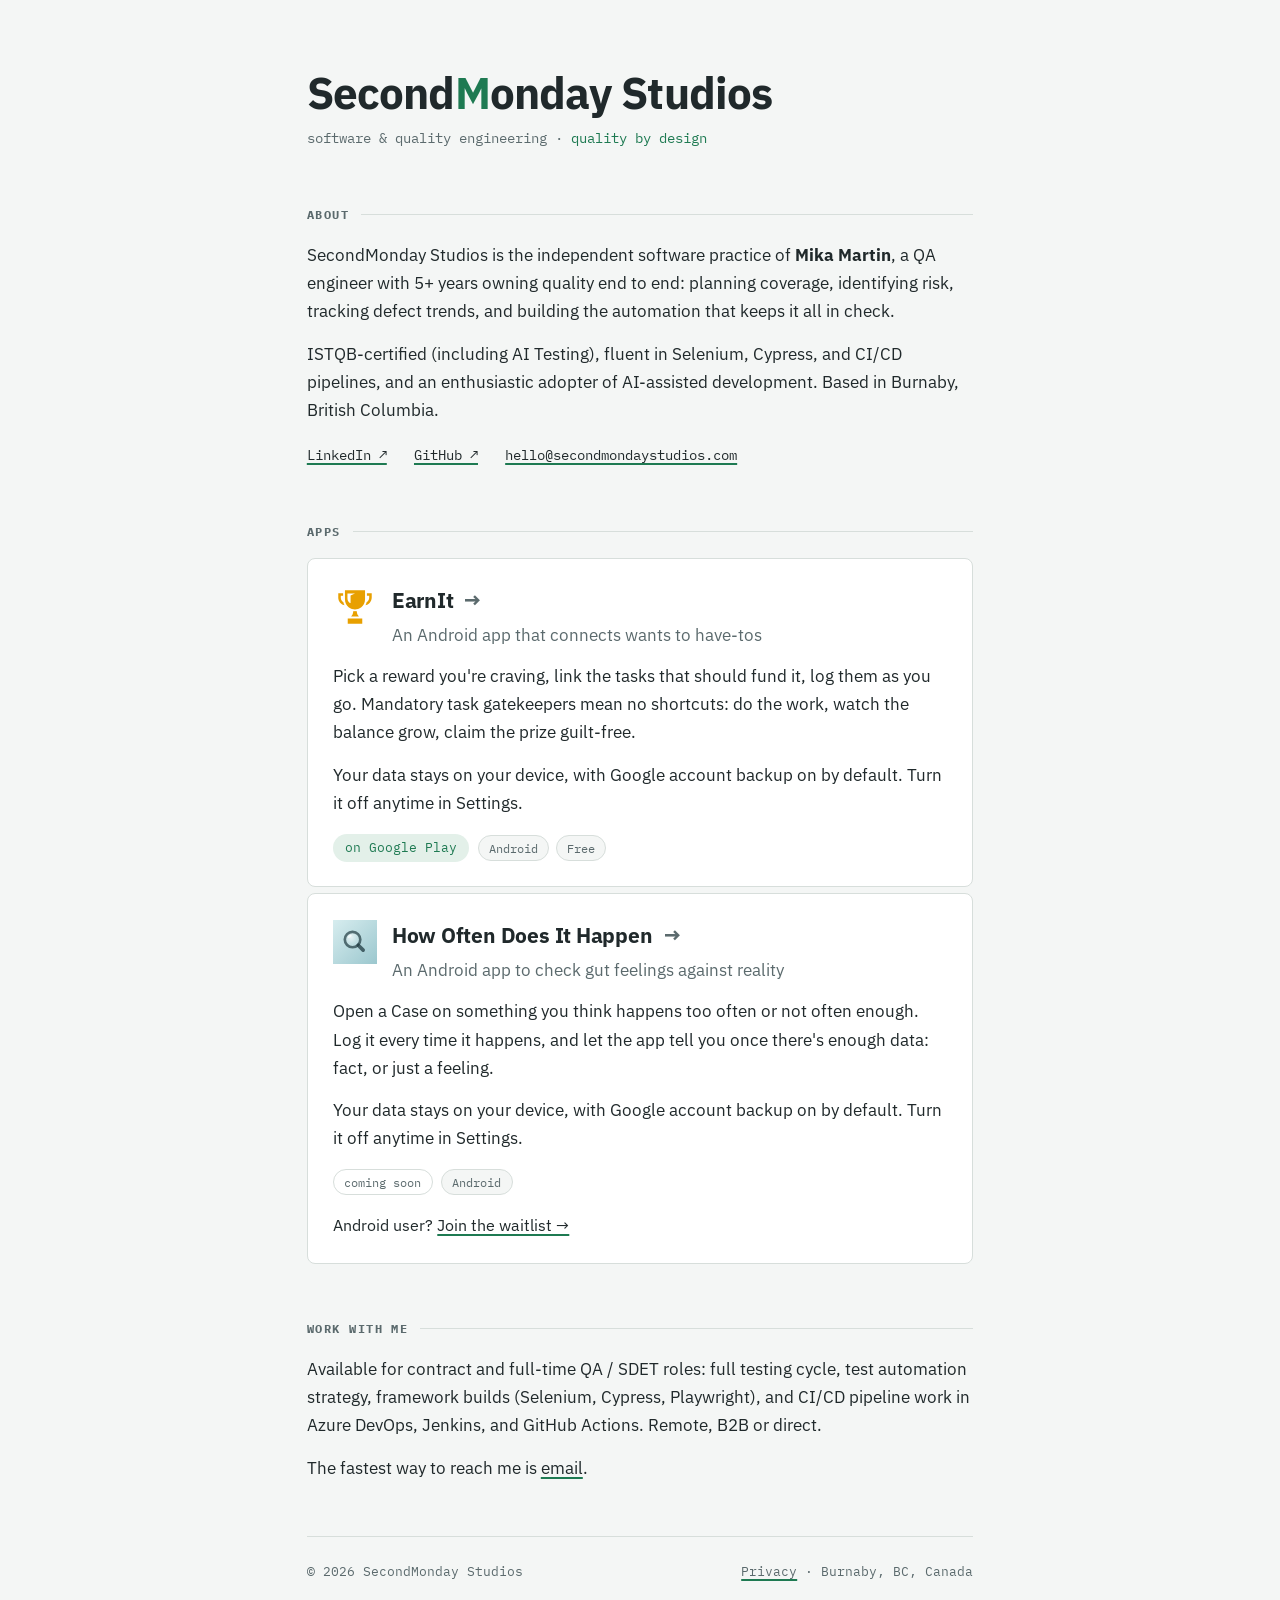
<file: index.html>
<!DOCTYPE html>
<html lang="en">
<head>
<meta charset="UTF-8">
<meta name="viewport" content="width=device-width, initial-scale=1.0">
<title>SecondMonday Studios · software & quality engineering</title>
<meta name="description" content="SecondMonday Studios is the independent software practice of Mika Martin: QA engineering, test automation, and small useful apps. Burnaby, BC.">
<link rel="preconnect" href="https://fonts.googleapis.com">
<link rel="preconnect" href="https://fonts.gstatic.com" crossorigin>
<link href="https://fonts.googleapis.com/css2?family=IBM+Plex+Mono:wght@400;500&family=IBM+Plex+Sans:wght@400;600;700&display=swap" rel="stylesheet">
<link rel="stylesheet" href="styles.css">
<style>
  /* ---------- header / wordmark ---------- */
  .wordmark{font-weight:700;font-size:clamp(1.9rem,5.5vw,2.6rem);letter-spacing:-0.02em;line-height:1.15;margin-bottom:.5rem}
  .wordmark .mark{color:var(--pass)}
  .strapline{font-family:"IBM Plex Mono",monospace;font-size:.8rem;color:var(--ink-soft);margin-bottom:3.2rem}
  .strapline em{font-style:normal;color:var(--pass)}

  /* ---------- sections ---------- */
  section{margin-bottom:3.2rem}
  .eyebrow{
    font-family:"IBM Plex Mono",monospace;font-size:.72rem;letter-spacing:.12em;
    text-transform:uppercase;color:var(--ink-soft);
    display:flex;align-items:center;gap:.7rem;margin-bottom:1rem;
  }
  .eyebrow::after{content:"";height:1px;background:var(--line);flex:1}
  .links{margin-top:1.1rem;display:flex;flex-wrap:wrap;gap:.6rem 1.6rem;font-size:.95rem}
  .links a{font-family:"IBM Plex Mono",monospace;font-size:.85rem}

  /* ---------- app card ---------- */
  .app{
    background:#fff;border:1px solid var(--line);border-radius:8px;
    padding:1.4rem 1.5rem;margin-top:.4rem;
    transition:border-color .18s ease,box-shadow .18s ease;
  }
  .app:has(.app-link:hover),.app:has(.app-link:focus-visible){
    border-color:var(--pass);box-shadow:0 4px 16px rgba(0,0,0,.07);
  }
  .app-link{display:block;color:inherit;text-decoration:none}
  .app-link:hover,.app-link:focus-visible{color:inherit}
  .app h3{font-size:1.25rem;font-weight:700;letter-spacing:-0.01em;margin:0}
  .app h3 .arrow{display:inline-block;margin-left:.3rem;color:var(--ink-soft);transition:transform .18s ease,color .18s ease}
  .app-link:hover h3,.app-link:focus-visible h3{color:var(--pass)}
  .app-link:hover h3 .arrow,.app-link:focus-visible h3 .arrow{transform:translateX(4px);color:var(--pass)}
  .app .tagline{color:var(--ink-soft);margin-top:.15rem}
  .app .body{margin-top:.8rem}
  .app .meta-row{margin-top:1rem}
  .app .tag{background:var(--paper)}
  .app .cta{margin-top:1rem;font-size:.95rem}
  .app-head{display:flex;align-items:flex-start;gap:.85rem}
  .app-icon{width:44px;height:44px;flex-shrink:0;margin-top:.1rem}
</style>
<link rel="icon" href="/favicon.ico" sizes="any">
<link rel="icon" href="/icons/favicon.svg" type="image/svg+xml">
<link rel="apple-touch-icon" href="/icons/apple-touch-icon.png">
<link rel="manifest" href="/icons/site.webmanifest">
<meta name="theme-color" content="#ffffff">
</head>
<body>
<main>

  <header>
    <h1 class="wordmark">Second<span class="mark">M</span>onday Studios</h1>
    <p class="strapline">software &amp; quality engineering · <em>quality by design</em></p>
  </header>

  <section id="about">
    <h2 class="eyebrow">About</h2>
    <p>SecondMonday Studios is the independent software practice of <strong>Mika Martin</strong>, a QA engineer with 5+ years owning quality end to end: planning coverage, identifying risk, tracking defect trends, and building the automation that keeps it all in check.</p>
    <p>ISTQB-certified (including AI Testing), fluent in Selenium, Cypress, and CI/CD pipelines, and an enthusiastic adopter of AI-assisted development. Based in Burnaby, British&nbsp;Columbia.</p>
    <div class="links">
      <a href="https://www.linkedin.com/in/mikamartin/">LinkedIn ↗</a>
      <a href="https://github.com/mikamartin">GitHub ↗</a>
      <a href="mailto:hello@secondmondaystudios.com">hello@secondmondaystudios.com</a>
    </div>
  </section>

  <section id="apps">
    <h2 class="eyebrow">Apps</h2>
    <div class="app">
      <a class="app-link" href="earnit/index.html">
        <div class="app-head">
          <img class="app-icon" src="earnit/icon.svg" alt="">
          <div>
            <h3>EarnIt <span class="arrow">→</span></h3>
            <p class="tagline">An Android app that connects wants to have-tos</p>
          </div>
        </div>
        <p class="body">Pick a reward you're craving, link the tasks that should fund it, log them as you go. Mandatory task gatekeepers mean no shortcuts: do the work, watch the balance grow, claim the prize guilt-free.</p>
        <p>Your data stays on your device, with Google account backup on by default. Turn it off anytime in Settings.</p>
      </a>
      <div class="meta-row">
        <a class="status" href="https://play.google.com/store/apps/details?id=com.secondmonday.earnit&hl=en">on Google Play</a>
        <div class="tags"><span class="tag">Android</span><span class="tag">Free</span></div>
      </div>
    </div>
    <div class="app">
      <a class="app-link" href="hodih/index.html">
        <div class="app-head">
          <img class="app-icon" src="hodih/icon.svg" alt="">
          <div>
            <h3>How Often Does It Happen <span class="arrow">→</span></h3>
            <p class="tagline">An Android app to check gut feelings against reality</p>
          </div>
        </div>
        <p class="body">Open a Case on something you think happens too often or not often enough. Log it every time it happens, and let the app tell you once there's enough data: fact, or just a feeling.</p>
        <p>Your data stays on your device, with Google account backup on by default. Turn it off anytime in Settings.</p>
        <div class="meta-row">
          <span class="status status-soon">coming soon</span>
          <div class="tags"><span class="tag">Android</span></div>
        </div>
      </a>
      <p class="cta">Android user? <a href="mailto:hello@secondmondaystudios.com?subject=HODIH%20early%20access">Join the waitlist →</a></p>
    </div>
  </section>

  <section id="work">
    <h2 class="eyebrow">Work with me</h2>
    <p>Available for contract and full-time QA / SDET roles: full testing cycle, test automation strategy, framework builds (Selenium, Cypress, Playwright), and CI/CD pipeline work in Azure DevOps, Jenkins, and GitHub Actions. Remote, B2B or direct.</p>
    <p>The fastest way to reach me is <a href="mailto:hello@secondmondaystudios.com">email</a>.</p>
  </section>

  <footer>
    <span>© 2026 SecondMonday Studios</span>
    <span><a href="privacy.html">Privacy</a> · Burnaby, BC, Canada</span>
  </footer>

</main>
</body>
</html>
</file>
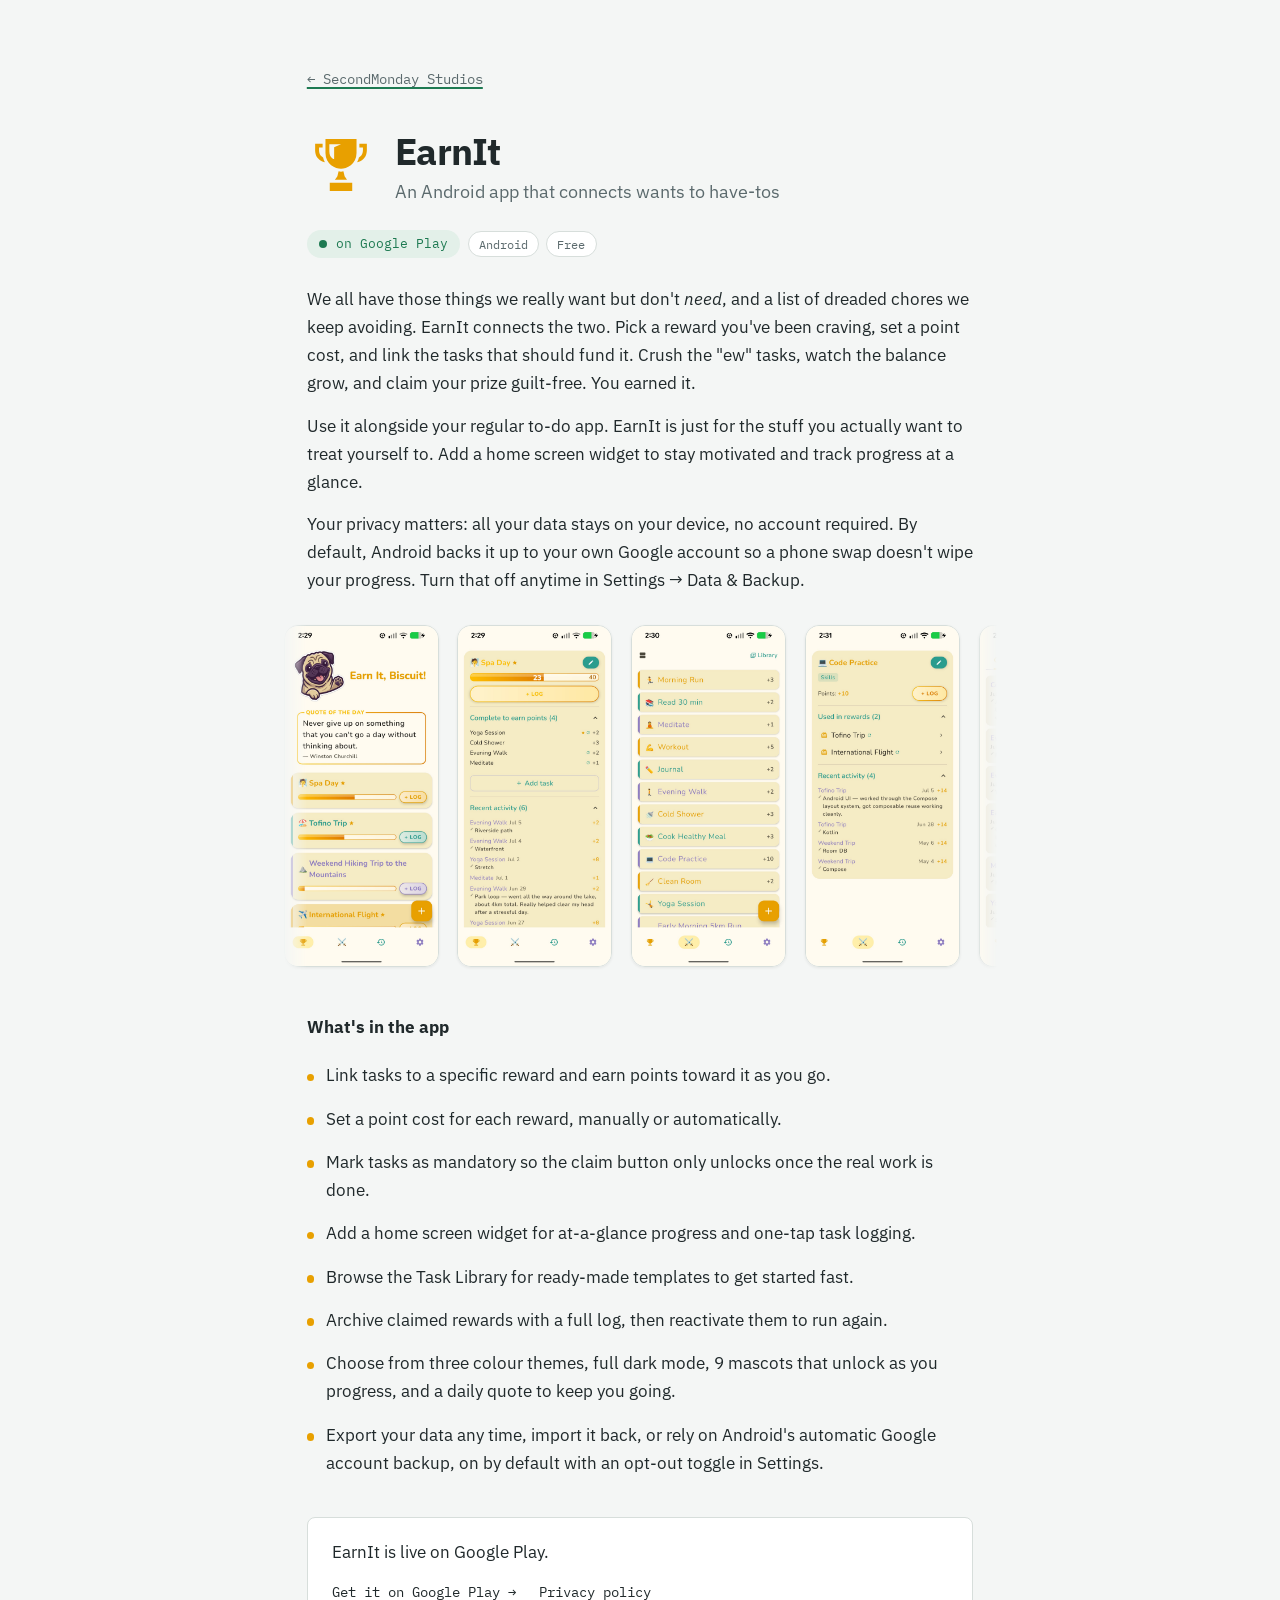
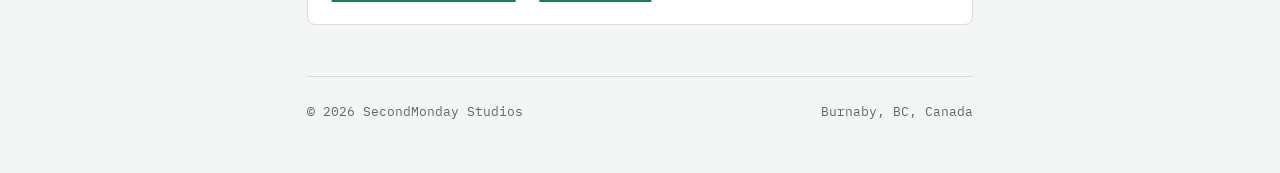
<file: earnit/index.html>
<!DOCTYPE html>
<html lang="en">
<head>
<meta charset="UTF-8">
<meta name="viewport" content="width=device-width, initial-scale=1.0">
<title>EarnIt · SecondMonday Studios</title>
<meta name="description" content="EarnIt for Android: earn the things you want (but don't need) by crushing the tasks you've been putting off. Your data stays on your device.">
<link rel="preconnect" href="https://fonts.googleapis.com">
<link rel="preconnect" href="https://fonts.gstatic.com" crossorigin>
<link href="https://fonts.googleapis.com/css2?family=IBM+Plex+Mono:wght@400;500&family=IBM+Plex+Sans:wght@400;600;700&display=swap" rel="stylesheet">
<link rel="stylesheet" href="../styles.css">
<style>
  :root{--accent:#E8A000}
  .app-header{margin-bottom:1.4rem}
  .app-header h1{font-weight:700;font-size:clamp(1.7rem,4.8vw,2.2rem);letter-spacing:-0.02em;line-height:1.1;margin-bottom:.25rem}
  .tagline{font-size:1.05rem;color:var(--ink-soft)}
  .meta-row{margin-bottom:1.6rem}
  .section-label{margin-top:1.4rem}
</style>
<link rel="icon" href="/favicon.ico" sizes="any">
<link rel="icon" href="/icons/favicon.svg" type="image/svg+xml">
<link rel="apple-touch-icon" href="/icons/apple-touch-icon.png">
<link rel="manifest" href="/icons/site.webmanifest">
<meta name="theme-color" content="#ffffff">
</head>
<body>
<main>
  <nav class="crumb"><a href="../index.html">← SecondMonday Studios</a></nav>

  <div class="app-header">
    <img src="icon.svg" alt="">
    <div>
      <h1>EarnIt</h1>
      <p class="tagline">An Android app that connects wants to have-tos</p>
    </div>
  </div>

  <div class="meta-row">
    <span class="status">on Google Play</span>
    <div class="tags"><span class="tag">Android</span><span class="tag">Free</span></div>
  </div>

  <p>We all have those things we really want but don't <em>need</em>, and a list of dreaded chores we keep avoiding. EarnIt connects the two. Pick a reward you've been craving, set a point cost, and link the tasks that should fund it. Crush the "ew" tasks, watch the balance grow, and claim your prize guilt-free. You earned it.</p>
  <p>Use it alongside your regular to-do app. EarnIt is just for the stuff you actually want to treat yourself to. Add a home screen widget to stay motivated and track progress at a glance.</p>
  <p>Your privacy matters: all your data stays on your device, no account required. By default, Android backs it up to your own Google account so a phone swap doesn't wipe your progress. Turn that off anytime in Settings → Data &amp; Backup.</p>

  <div class="screenshots">
    <a href="screenshots/01-home.jpg" target="_blank" rel="noopener"><img src="screenshots/01-home.jpg" alt="Dashboard listing rewards like Spa Day and Tofino Trip, each with a progress bar and Log button"></a>
    <a href="screenshots/02-reward-detail.jpg" target="_blank" rel="noopener"><img src="screenshots/02-reward-detail.jpg" alt="Spa Day reward detail showing point progress, linked tasks, and recent activity"></a>
    <a href="screenshots/03-tasks.jpg" target="_blank" rel="noopener"><img src="screenshots/03-tasks.jpg" alt="Task library with entries like Morning Run, Workout, and Code Practice, each worth points"></a>
    <a href="screenshots/04-task-detail.jpg" target="_blank" rel="noopener"><img src="screenshots/04-task-detail.jpg" alt="Code Practice task detail showing which rewards it funds and its activity history"></a>
    <a href="screenshots/05-history.jpg" target="_blank" rel="noopener"><img src="screenshots/05-history.jpg" alt="History view of completed tasks with notes and points earned"></a>
    <a href="screenshots/06-settings.jpg" target="_blank" rel="noopener"><img src="screenshots/06-settings.jpg" alt="Settings screen with mascot name, colour theme, and reward limits"></a>
    <a href="screenshots/07-widget.jpg" target="_blank" rel="noopener"><img src="screenshots/07-widget.jpg" alt="Home screen widget showing reward progress at a glance"></a>
  </div>

  <p class="section-label"><strong>What's in the app</strong></p>
  <ul class="features">
    <li>Link tasks to a specific reward and earn points toward it as you go.</li>
    <li>Set a point cost for each reward, manually or automatically.</li>
    <li>Mark tasks as mandatory so the claim button only unlocks once the real work is done.</li>
    <li>Add a home screen widget for at-a-glance progress and one-tap task logging.</li>
    <li>Browse the Task Library for ready-made templates to get started fast.</li>
    <li>Archive claimed rewards with a full log, then reactivate them to run again.</li>
    <li>Choose from three colour themes, full dark mode, 9 mascots that unlock as you progress, and a daily quote to keep you going.</li>
    <li>Export your data any time, import it back, or rely on Android's automatic Google account backup, on by default with an opt-out toggle in Settings.</li>
  </ul>

  <div class="cta-block">
    <p>EarnIt is live on Google Play.</p>
    <div class="cta-links">
      <a href="https://play.google.com/store/apps/details?id=com.secondmonday.earnit&hl=en">Get it on Google Play →</a>
      <a href="../privacy/earnit.html">Privacy policy</a>
    </div>
  </div>

  <footer>
    <span>© 2026 SecondMonday Studios</span>
    <span>Burnaby, BC, Canada</span>
  </footer>
</main>
</body>
</html>
</file>
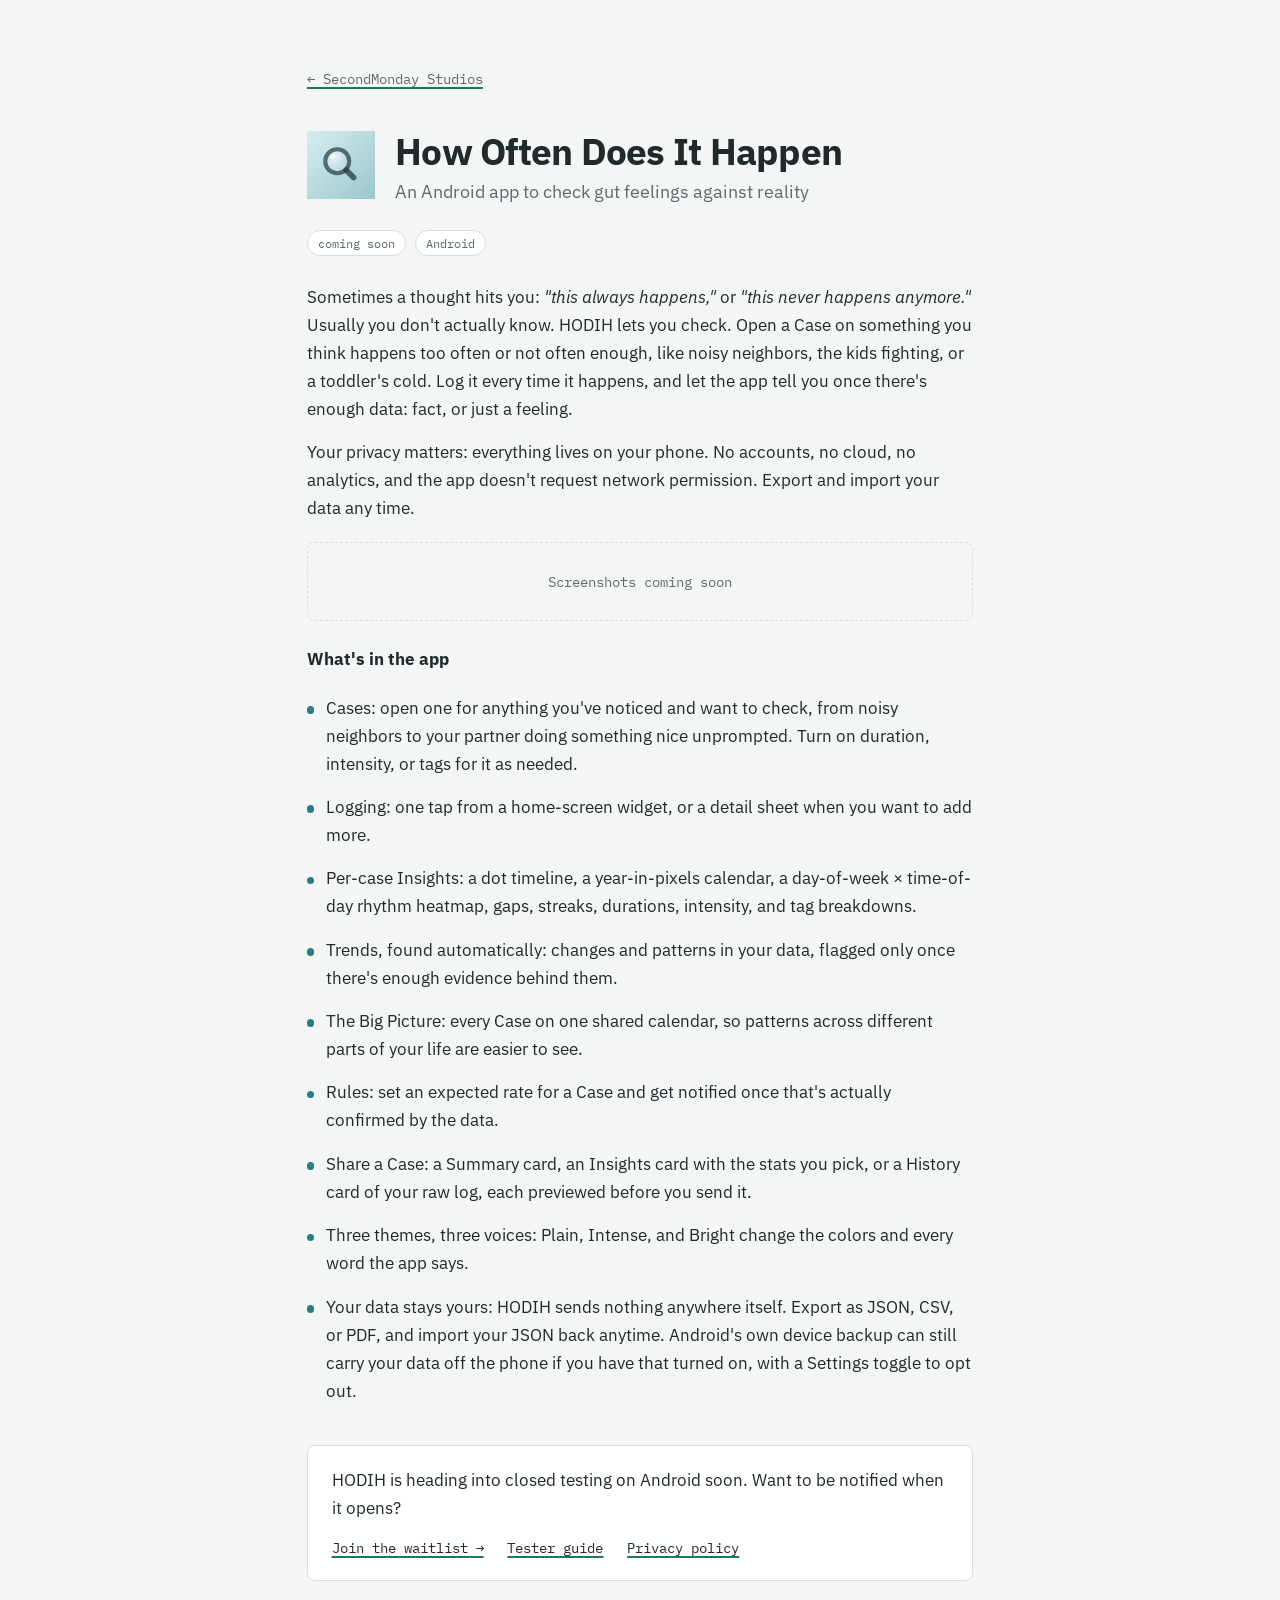
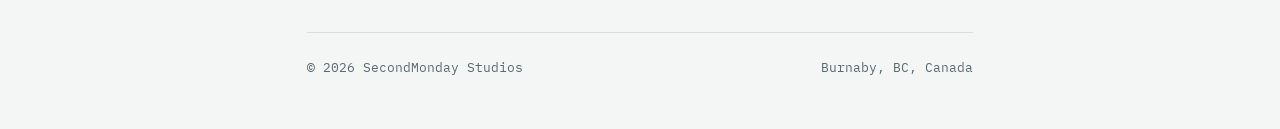
<file: hodih/index.html>
<!DOCTYPE html>
<html lang="en">
<head>
<meta charset="UTF-8">
<meta name="viewport" content="width=device-width, initial-scale=1.0">
<title>HODIH · SecondMonday Studios</title>
<meta name="description" content="HODIH for Android: check whether 'this always happens' is actually true. Log occurrences, set a Rule, see what the data says. Local-only, no accounts, no cloud.">
<link rel="preconnect" href="https://fonts.googleapis.com">
<link rel="preconnect" href="https://fonts.gstatic.com" crossorigin>
<link href="https://fonts.googleapis.com/css2?family=IBM+Plex+Mono:wght@400;500&family=IBM+Plex+Sans:wght@400;600;700&display=swap" rel="stylesheet">
<link rel="stylesheet" href="../styles.css">
<style>
  :root{--accent:#2C7A85}
  .app-header{margin-bottom:1.4rem}
  .app-header h1{font-weight:700;font-size:clamp(1.7rem,4.8vw,2.2rem);letter-spacing:-0.02em;line-height:1.1;margin-bottom:.25rem}
  .tagline{font-size:1.05rem;color:var(--ink-soft)}
  .meta-row{margin-bottom:1.6rem}
  .section-label{margin-top:1.4rem}
</style>
<link rel="icon" href="/favicon.ico" sizes="any">
<link rel="icon" href="/icons/favicon.svg" type="image/svg+xml">
<link rel="apple-touch-icon" href="/icons/apple-touch-icon.png">
<link rel="manifest" href="/icons/site.webmanifest">
<meta name="theme-color" content="#ffffff">
</head>
<body>
<main>
  <nav class="crumb"><a href="../index.html">← SecondMonday Studios</a></nav>

  <div class="app-header">
    <img src="icon.svg" alt="">
    <div>
      <h1>How Often Does It Happen</h1>
      <p class="tagline">An Android app to check gut feelings against reality</p>
    </div>
  </div>

  <div class="meta-row">
    <span class="status status-soon">coming soon</span>
    <div class="tags"><span class="tag">Android</span></div>
  </div>

  <p>Sometimes a thought hits you: <em>"this always happens,"</em> or <em>"this never happens anymore."</em> Usually you don't actually know. HODIH lets you check. Open a Case on something you think happens too often or not often enough, like noisy neighbors, the kids fighting, or a toddler's cold. Log it every time it happens, and let the app tell you once there's enough data: fact, or just a feeling.</p>
  <p>Your privacy matters: everything lives on your phone. No accounts, no cloud, no analytics, and the app doesn't request network permission. Export and import your data any time.</p>

  <div class="screenshots-soon">Screenshots coming soon</div>
  <!-- TODO: once real screenshots exist (one per theme: Plain / Intense / Bright), remove
       .screenshots-soon above and drop this in instead, matching earnit/index.html's pattern:
  <div class="screenshots">
    <a href="screenshots/01-home.jpg" target="_blank" rel="noopener"><img src="screenshots/01-home.jpg" alt="..."></a>
    <a href="screenshots/02-case-detail.jpg" target="_blank" rel="noopener"><img src="screenshots/02-case-detail.jpg" alt="..."></a>
    <a href="screenshots/03-big-picture.jpg" target="_blank" rel="noopener"><img src="screenshots/03-big-picture.jpg" alt="..."></a>
    <a href="screenshots/04-insights.jpg" target="_blank" rel="noopener"><img src="screenshots/04-insights.jpg" alt="..."></a>
    <a href="screenshots/05-widget.jpg" target="_blank" rel="noopener"><img src="screenshots/05-widget.jpg" alt="..."></a>
  </div>
  -->

  <p class="section-label"><strong>What's in the app</strong></p>
  <ul class="features">
    <li>Cases: open one for anything you've noticed and want to check, from noisy neighbors to your partner doing something nice unprompted. Turn on duration, intensity, or tags for it as needed.</li>
    <li>Logging: one tap from a home-screen widget, or a detail sheet when you want to add more.</li>
    <li>Per-case Insights: a dot timeline, a year-in-pixels calendar, a day-of-week × time-of-day rhythm heatmap, gaps, streaks, durations, intensity, and tag breakdowns.</li>
    <li>Trends, found automatically: changes and patterns in your data, flagged only once there's enough evidence behind them.</li>
    <li>The Big Picture: every Case on one shared calendar, so patterns across different parts of your life are easier to see.</li>
    <li>Rules: set an expected rate for a Case and get notified once that's actually confirmed by the data.</li>
    <li>Share a Case: a Summary card, an Insights card with the stats you pick, or a History card of your raw log, each previewed before you send it.</li>
    <li>Three themes, three voices: Plain, Intense, and Bright change the colors and every word the app says.</li>
    <li>Your data stays yours: HODIH sends nothing anywhere itself. Export as JSON, CSV, or PDF, and import your JSON back anytime. Android's own device backup can still carry your data off the phone if you have that turned on, with a Settings toggle to opt out.</li>
  </ul>

  <div class="cta-block">
    <p>HODIH is heading into closed testing on Android soon. Want to be notified when it opens?</p>
    <div class="cta-links">
      <a href="mailto:hello@secondmondaystudios.com?subject=HODIH%20early%20access">Join the waitlist →</a>
      <a href="closed-testing.html">Tester guide</a>
      <a href="../privacy/hodih.html">Privacy policy</a>
    </div>
  </div>

  <footer>
    <span>© 2026 SecondMonday Studios</span>
    <span>Burnaby, BC, Canada</span>
  </footer>
</main>
</body>
</html>
</file>
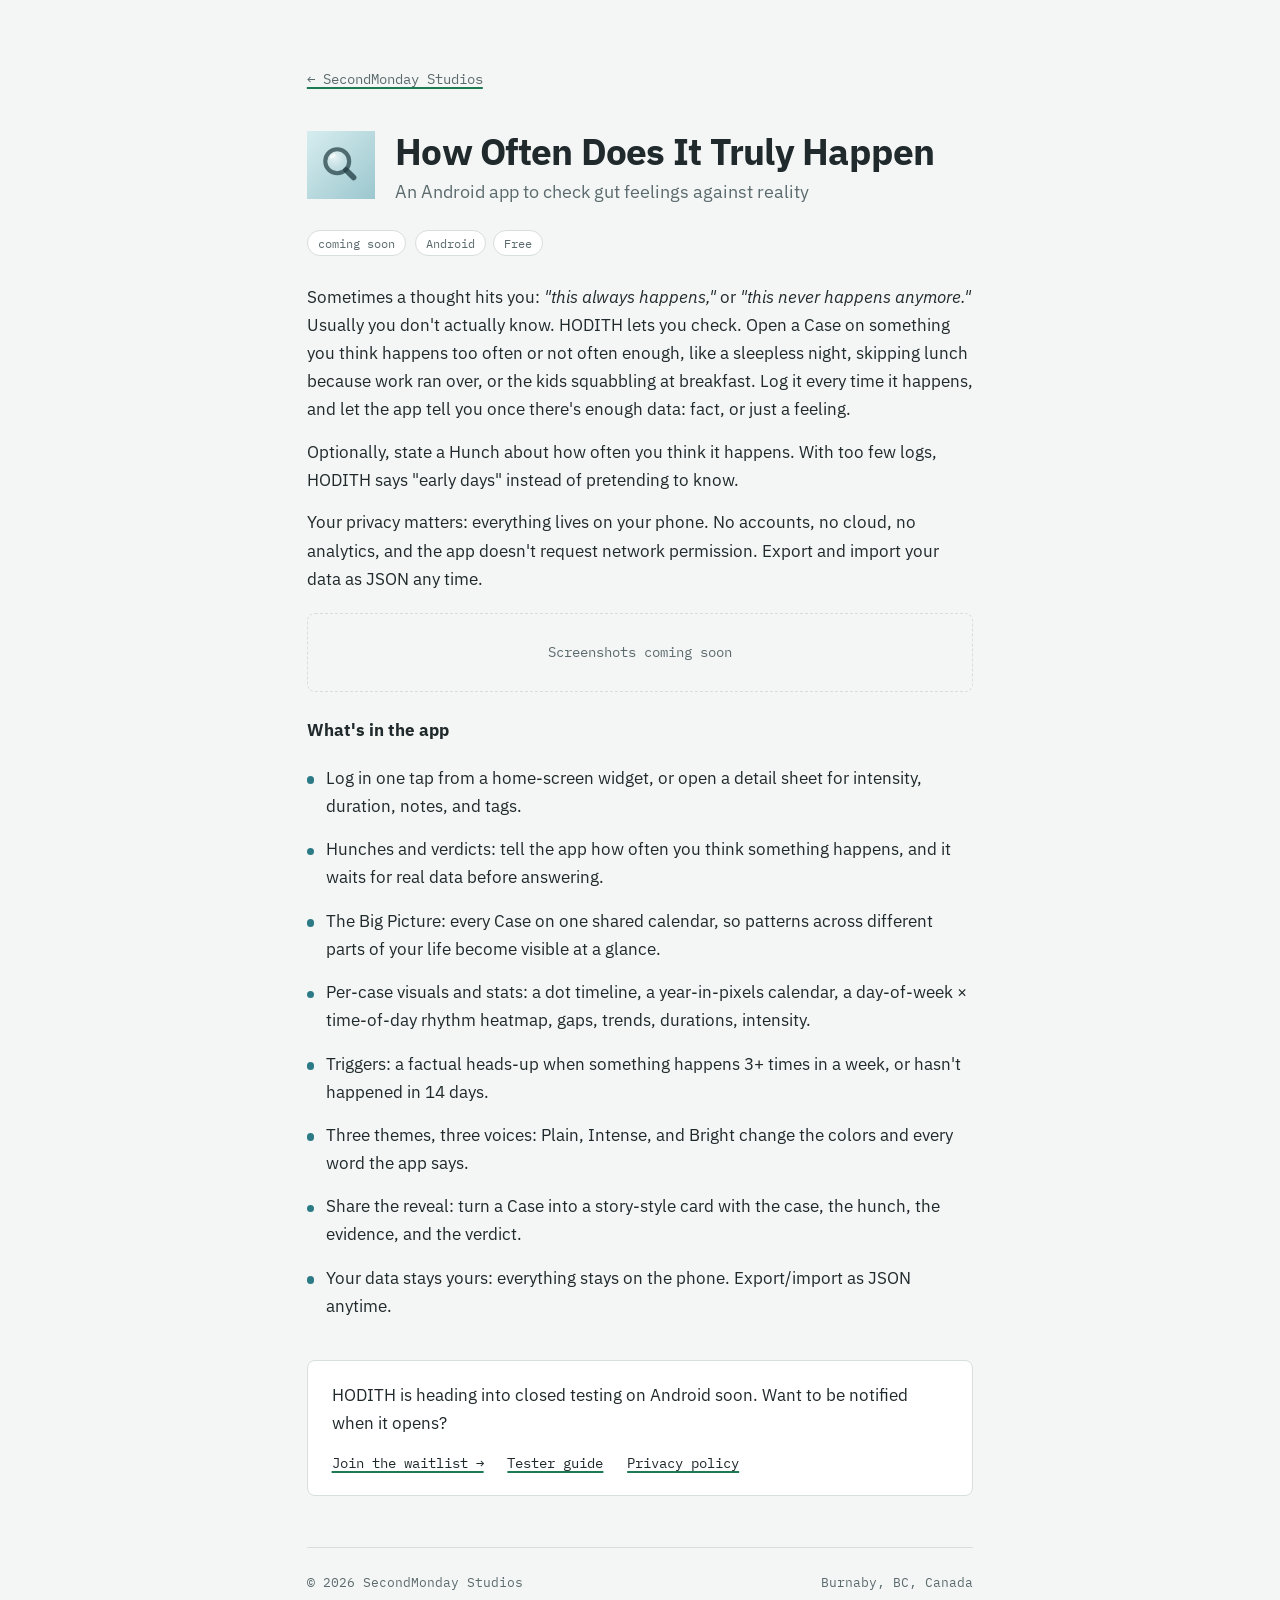
<file: hodith/index.html>
<!DOCTYPE html>
<html lang="en">
<head>
<meta charset="UTF-8">
<meta name="viewport" content="width=device-width, initial-scale=1.0">
<title>HODITH · SecondMonday Studios</title>
<meta name="description" content="HODITH for Android: check whether 'this always happens' is actually true. Log occurrences, state a hunch, get the verdict. Local-only, no accounts, no cloud.">
<link rel="preconnect" href="https://fonts.googleapis.com">
<link rel="preconnect" href="https://fonts.gstatic.com" crossorigin>
<link href="https://fonts.googleapis.com/css2?family=IBM+Plex+Mono:wght@400;500&family=IBM+Plex+Sans:wght@400;600;700&display=swap" rel="stylesheet">
<link rel="stylesheet" href="../styles.css">
<style>
  :root{--accent:#2C7A85}
  .app-header{margin-bottom:1.4rem}
  .app-header h1{font-weight:700;font-size:clamp(1.7rem,4.8vw,2.2rem);letter-spacing:-0.02em;line-height:1.1;margin-bottom:.25rem}
  .tagline{font-size:1.05rem;color:var(--ink-soft)}
  .meta-row{margin-bottom:1.6rem}
  .section-label{margin-top:1.4rem}
</style>
<link rel="icon" href="/favicon.ico" sizes="any">
<link rel="icon" href="/icons/favicon.svg" type="image/svg+xml">
<link rel="apple-touch-icon" href="/icons/apple-touch-icon.png">
<link rel="manifest" href="/icons/site.webmanifest">
<meta name="theme-color" content="#ffffff">
</head>
<body>
<main>
  <nav class="crumb"><a href="../index.html">← SecondMonday Studios</a></nav>

  <div class="app-header">
    <img src="icon.svg" alt="">
    <div>
      <h1>How Often Does It Truly Happen</h1>
      <p class="tagline">An Android app to check gut feelings against reality</p>
    </div>
  </div>

  <div class="meta-row">
    <span class="status status-soon">coming soon</span>
    <div class="tags"><span class="tag">Android</span><span class="tag">Free</span></div>
  </div>

  <p>Sometimes a thought hits you: <em>"this always happens,"</em> or <em>"this never happens anymore."</em> Usually you don't actually know. HODITH lets you check. Open a Case on something you think happens too often or not often enough, like a sleepless night, skipping lunch because work ran over, or the kids squabbling at breakfast. Log it every time it happens, and let the app tell you once there's enough data: fact, or just a feeling.</p>
  <p>Optionally, state a Hunch about how often you think it happens. With too few logs, HODITH says "early days" instead of pretending to know.</p>
  <p>Your privacy matters: everything lives on your phone. No accounts, no cloud, no analytics, and the app doesn't request network permission. Export and import your data as JSON any time.</p>

  <div class="screenshots-soon">Screenshots coming soon</div>
  <!-- TODO: once real screenshots exist (one per theme: Plain / Intense / Bright), remove
       .screenshots-soon above and drop this in instead, matching earnit/index.html's pattern:
  <div class="screenshots">
    <a href="screenshots/01-home.jpg" target="_blank" rel="noopener"><img src="screenshots/01-home.jpg" alt="..."></a>
    <a href="screenshots/02-case-detail.jpg" target="_blank" rel="noopener"><img src="screenshots/02-case-detail.jpg" alt="..."></a>
    <a href="screenshots/03-big-picture.jpg" target="_blank" rel="noopener"><img src="screenshots/03-big-picture.jpg" alt="..."></a>
    <a href="screenshots/04-verdict.jpg" target="_blank" rel="noopener"><img src="screenshots/04-verdict.jpg" alt="..."></a>
    <a href="screenshots/05-widget.jpg" target="_blank" rel="noopener"><img src="screenshots/05-widget.jpg" alt="..."></a>
  </div>
  -->

  <p class="section-label"><strong>What's in the app</strong></p>
  <ul class="features">
    <li>Log in one tap from a home-screen widget, or open a detail sheet for intensity, duration, notes, and tags.</li>
    <li>Hunches and verdicts: tell the app how often you think something happens, and it waits for real data before answering.</li>
    <li>The Big Picture: every Case on one shared calendar, so patterns across different parts of your life become visible at a glance.</li>
    <li>Per-case visuals and stats: a dot timeline, a year-in-pixels calendar, a day-of-week × time-of-day rhythm heatmap, gaps, trends, durations, intensity.</li>
    <li>Triggers: a factual heads-up when something happens 3+ times in a week, or hasn't happened in 14 days.</li>
    <li>Three themes, three voices: Plain, Intense, and Bright change the colors and every word the app says.</li>
    <li>Share the reveal: turn a Case into a story-style card with the case, the hunch, the evidence, and the verdict.</li>
    <li>Your data stays yours: everything stays on the phone. Export/import as JSON anytime.</li>
  </ul>

  <div class="cta-block">
    <p>HODITH is heading into closed testing on Android soon. Want to be notified when it opens?</p>
    <div class="cta-links">
      <a href="mailto:hello@secondmondaystudios.com?subject=HODITH%20early%20access">Join the waitlist →</a>
      <a href="closed-testing.html">Tester guide</a>
      <a href="../privacy/hodith.html">Privacy policy</a>
    </div>
  </div>

  <footer>
    <span>© 2026 SecondMonday Studios</span>
    <span>Burnaby, BC, Canada</span>
  </footer>
</main>
</body>
</html>
</file>
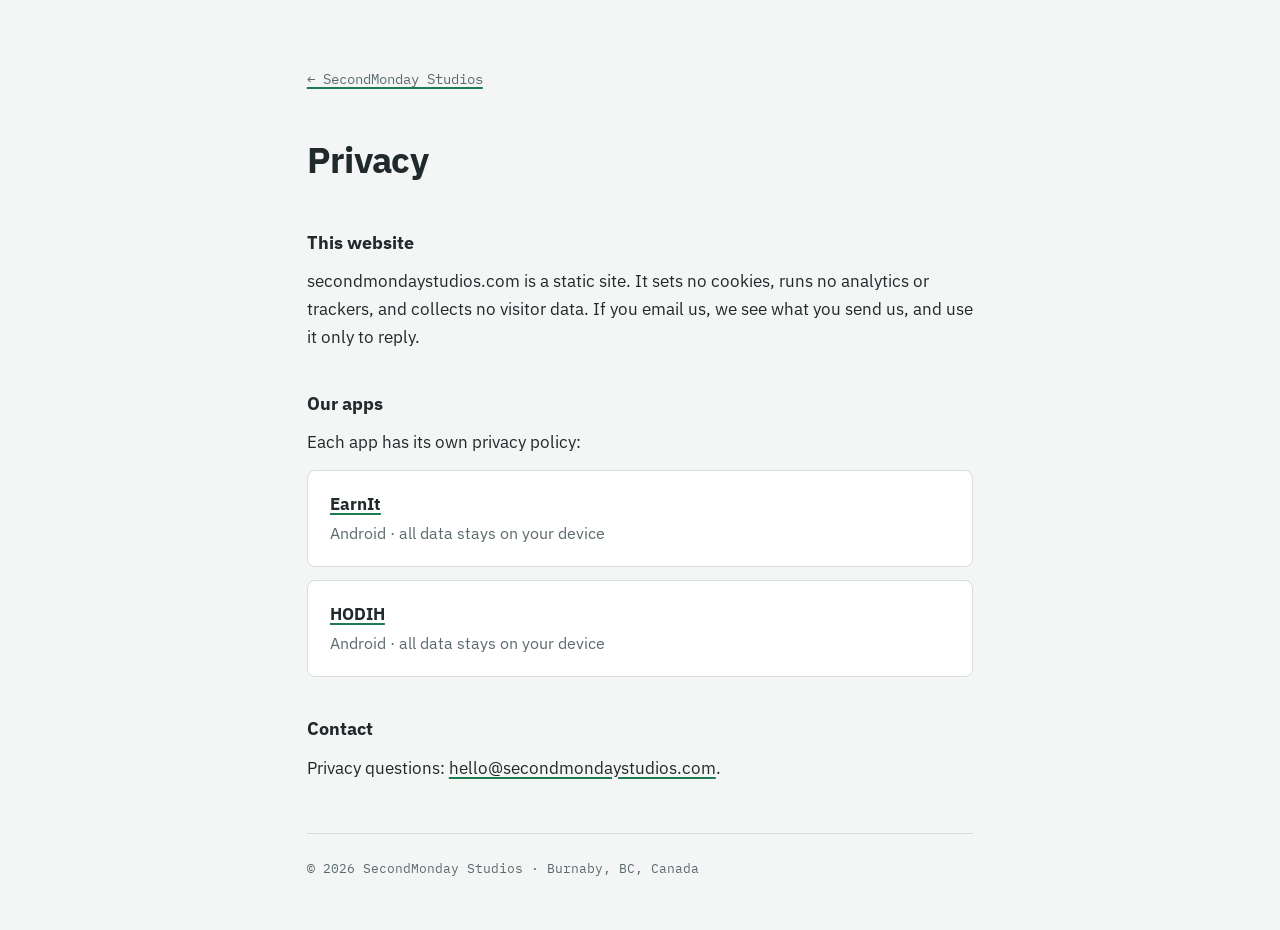
<file: privacy.html>
<!DOCTYPE html>
<html lang="en">
<head>
<meta charset="UTF-8">
<meta name="viewport" content="width=device-width, initial-scale=1.0">
<title>Privacy · SecondMonday Studios</title>
<meta name="description" content="Privacy information for SecondMonday Studios: the website and each of our apps.">
<link rel="preconnect" href="https://fonts.googleapis.com">
<link rel="preconnect" href="https://fonts.gstatic.com" crossorigin>
<link href="https://fonts.googleapis.com/css2?family=IBM+Plex+Mono:wght@400;500&family=IBM+Plex+Sans:wght@400;600;700&display=swap" rel="stylesheet">
<link rel="stylesheet" href="styles.css">
<style>
  .page-title{margin-bottom:1.4rem}
  .policy{
    background:#fff;border:1px solid var(--line);border-radius:8px;
    padding:1.1rem 1.3rem;margin-top:.8rem;
  }
  .policy .name{font-weight:700}
  .policy .desc{color:var(--ink-soft);font-size:.95rem;margin-top:.15rem}
</style>
<link rel="icon" href="/favicon.ico" sizes="any">
<link rel="icon" href="/icons/favicon.svg" type="image/svg+xml">
<link rel="apple-touch-icon" href="/icons/apple-touch-icon.png">
<link rel="manifest" href="/icons/site.webmanifest">
<meta name="theme-color" content="#ffffff">
</head>
<body>
<main>
  <nav class="crumb"><a href="index.html">← SecondMonday Studios</a></nav>

  <h1 class="page-title">Privacy</h1>

  <h2>This website</h2>
  <p>secondmondaystudios.com is a static site. It sets no cookies, runs no analytics or trackers, and collects no visitor data. If you email us, we see what you send us, and use it only to reply.</p>

  <h2>Our apps</h2>
  <p>Each app has its own privacy policy:</p>
  <div class="policy">
    <p class="name"><a href="privacy/earnit.html">EarnIt</a></p>
    <p class="desc">Android · all data stays on your device</p>
  </div>
  <div class="policy">
    <p class="name"><a href="privacy/hodih.html">HODIH</a></p>
    <p class="desc">Android · all data stays on your device</p>
  </div>

  <h2>Contact</h2>
  <p>Privacy questions: <a href="mailto:hello@secondmondaystudios.com">hello@secondmondaystudios.com</a>.</p>

  <footer>© 2026 SecondMonday Studios · Burnaby, BC, Canada</footer>
</main>
</body>
</html>
</file>
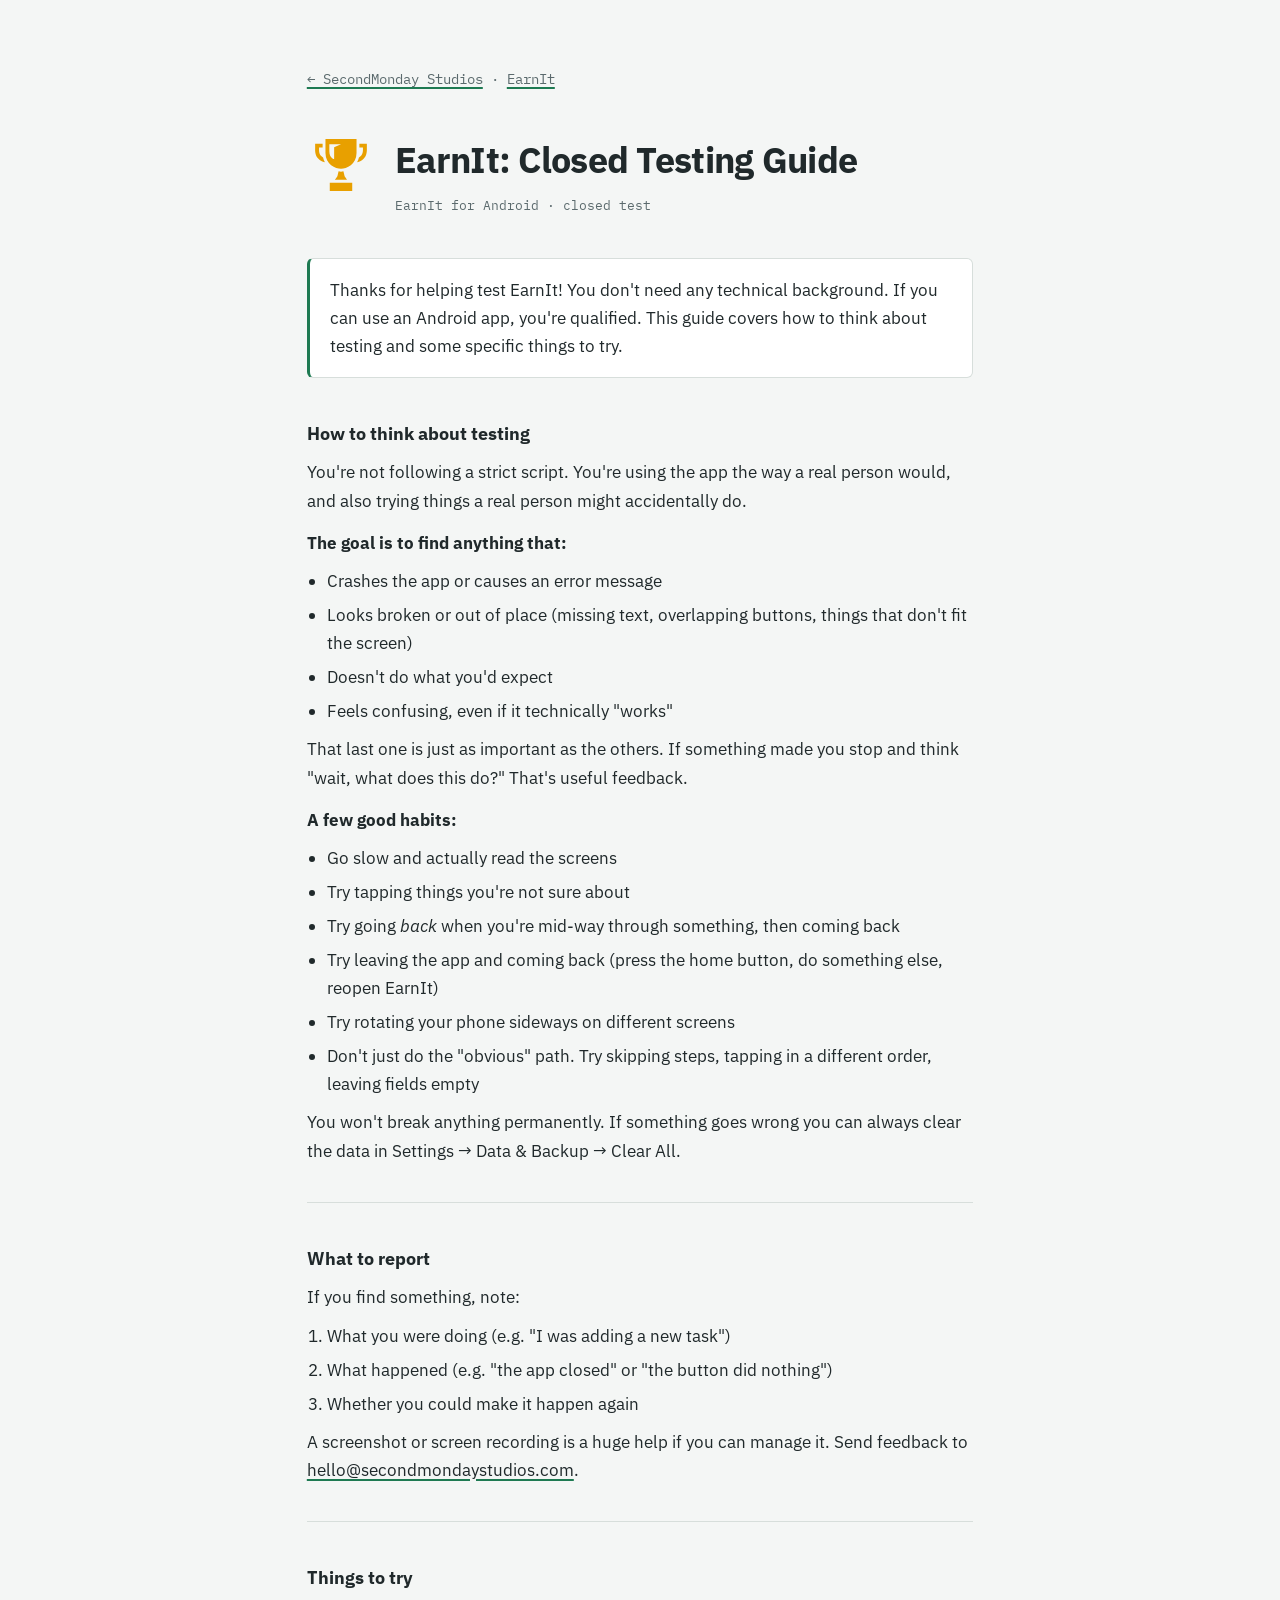
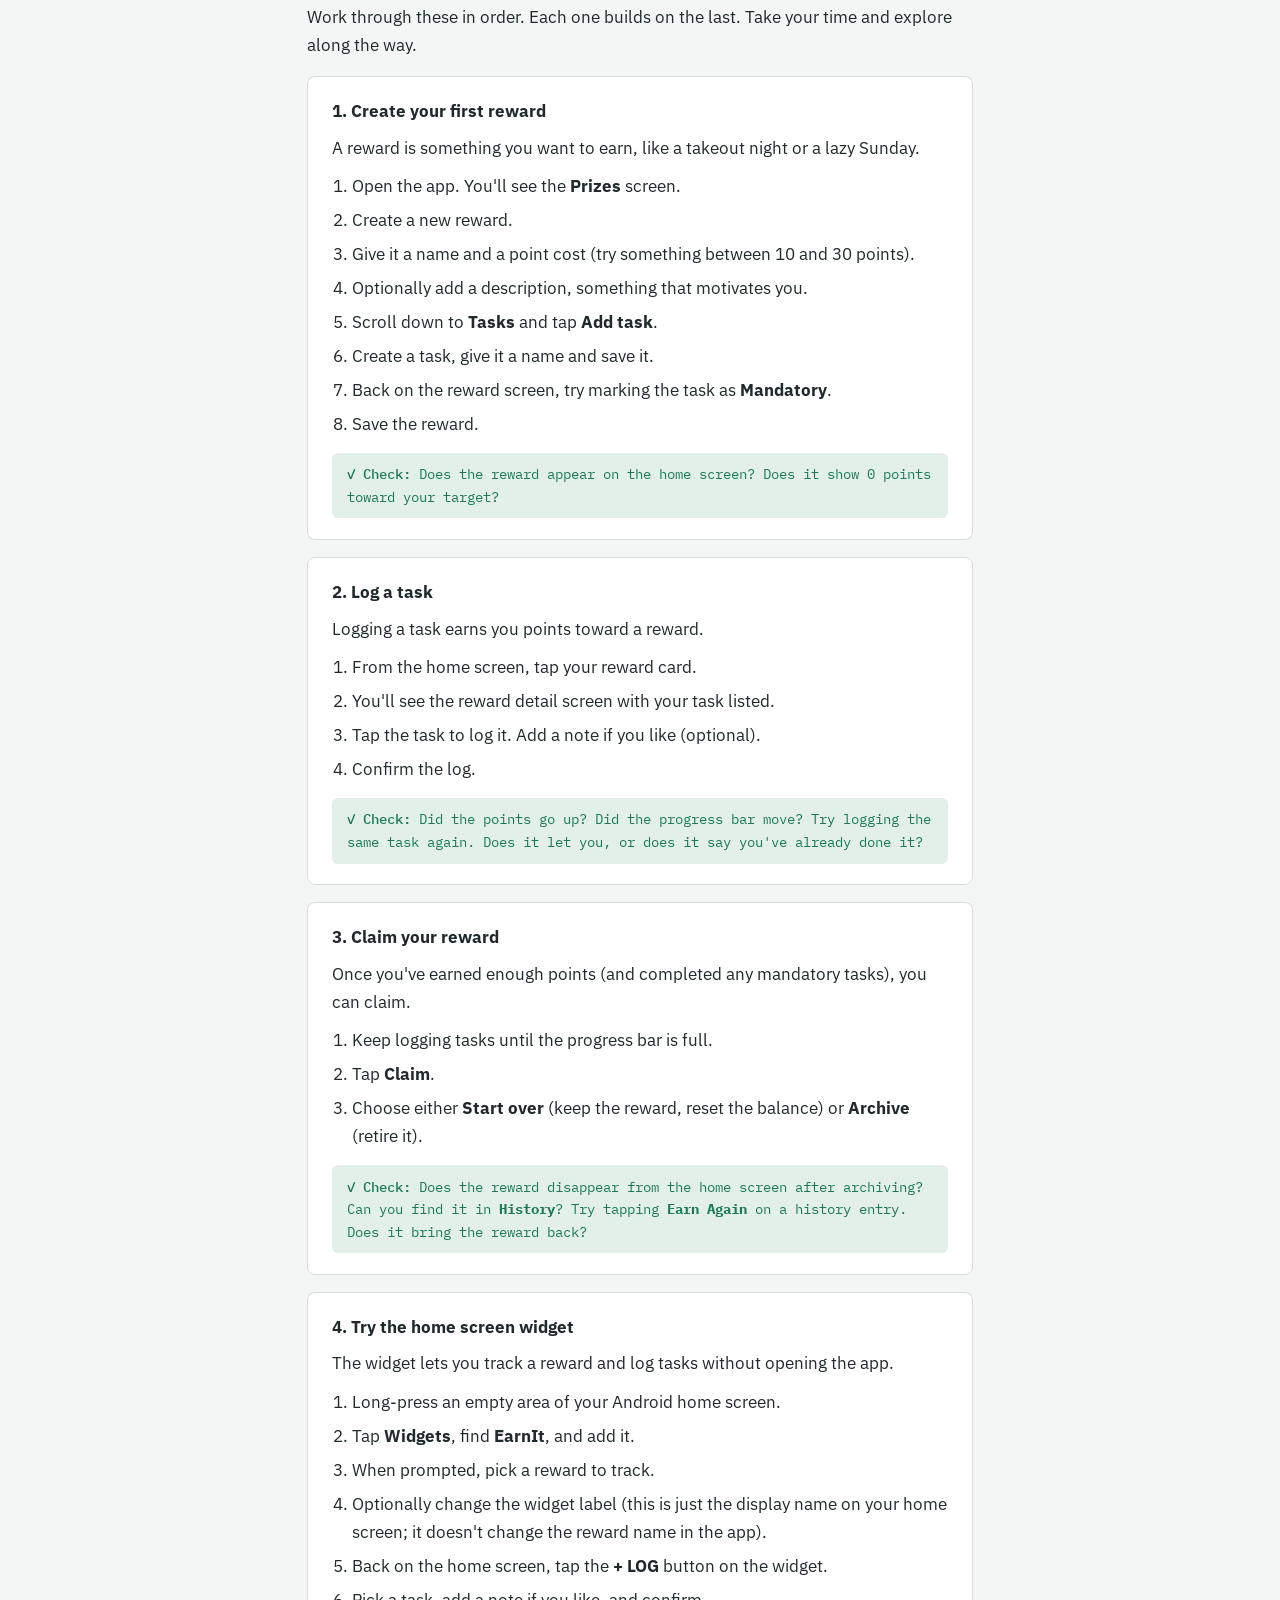
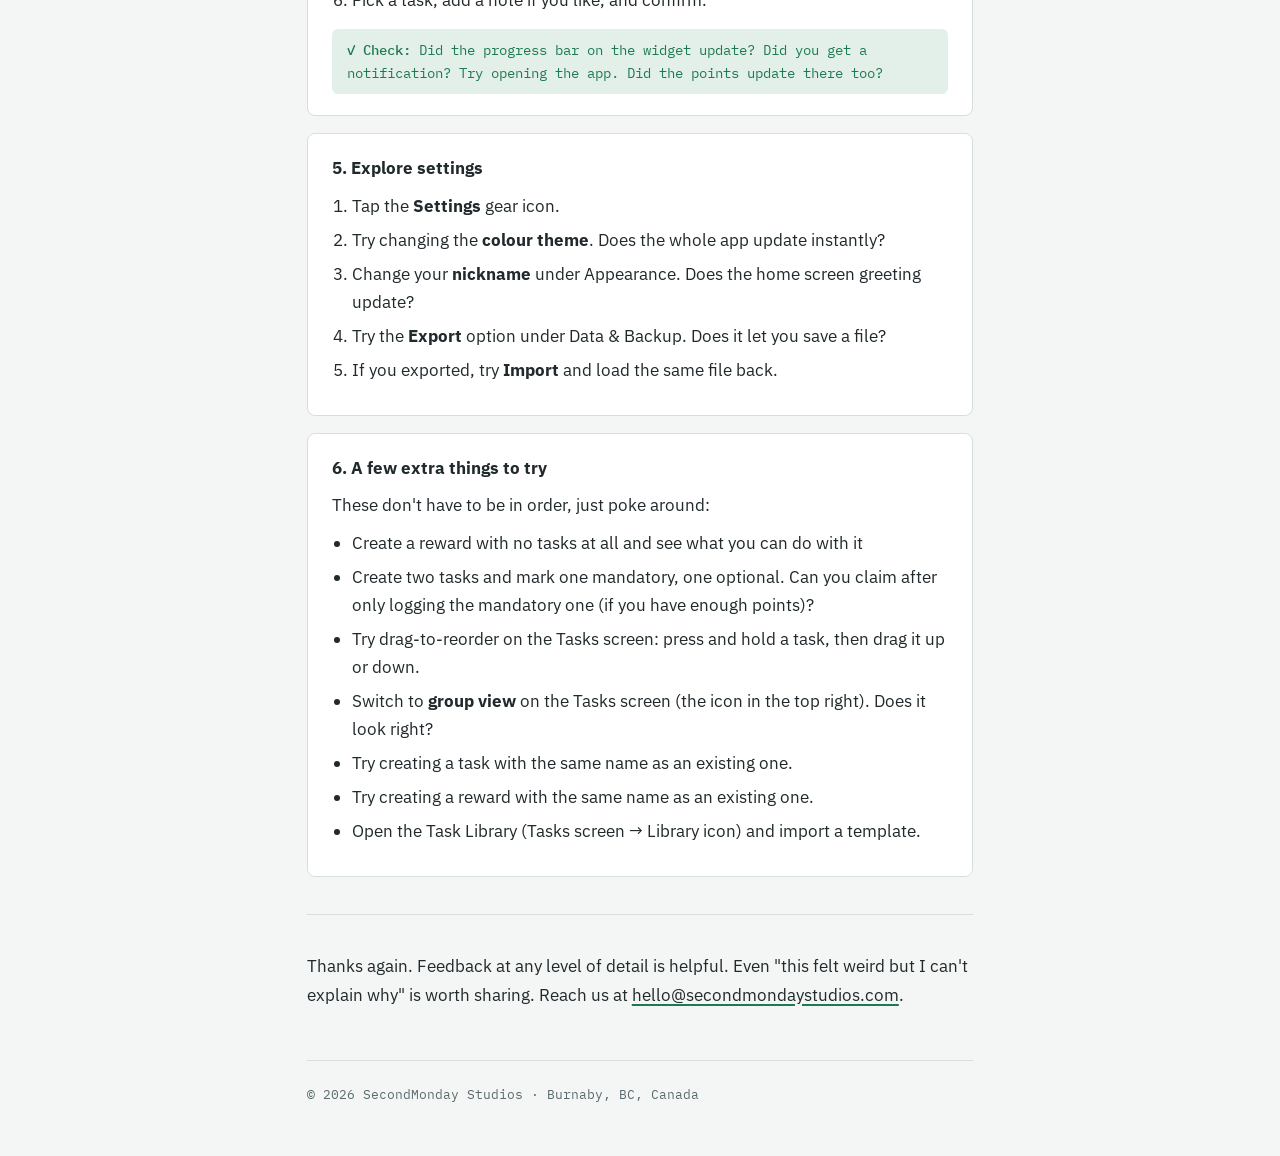
<file: earnit/closed-testing.html>
<!DOCTYPE html>
<html lang="en">
<head>
<meta charset="UTF-8">
<meta name="viewport" content="width=device-width, initial-scale=1.0">
<title>EarnIt: Closed Testing Guide · SecondMonday Studios</title>
<meta name="description" content="How to test EarnIt for Android. A guide for closed testers: what to try, how to think about it, and how to report feedback.">
<link rel="preconnect" href="https://fonts.googleapis.com">
<link rel="preconnect" href="https://fonts.gstatic.com" crossorigin>
<link href="https://fonts.googleapis.com/css2?family=IBM+Plex+Mono:wght@400;500&family=IBM+Plex+Sans:wght@400;600;700&display=swap" rel="stylesheet">
<link rel="stylesheet" href="../styles.css">
<style>
  h2{margin-top:2.4rem}
  .tldr{margin-bottom:1.8rem}
</style>
<link rel="icon" href="/favicon.ico" sizes="any">
<link rel="icon" href="/icons/favicon.svg" type="image/svg+xml">
<link rel="apple-touch-icon" href="/icons/apple-touch-icon.png">
<link rel="manifest" href="/icons/site.webmanifest">
<meta name="theme-color" content="#ffffff">
</head>
<body>
<main>
  <nav class="crumb"><a href="../index.html">← SecondMonday Studios</a> · <a href="index.html">EarnIt</a></nav>

  <div class="app-header">
    <img src="icon.svg" alt="">
    <div>
      <h1 class="page-title">EarnIt: Closed Testing Guide</h1>
      <p class="meta">EarnIt for Android · closed test</p>
    </div>
  </div>

  <div class="tldr">
    <p>Thanks for helping test EarnIt! You don't need any technical background. If you can use an Android app, you're qualified. This guide covers how to think about testing and some specific things to try.</p>
  </div>

  <h2>How to think about testing</h2>
  <p>You're not following a strict script. You're using the app the way a real person would, and also trying things a real person might accidentally do.</p>
  <p><strong>The goal is to find anything that:</strong></p>
  <ul>
    <li>Crashes the app or causes an error message</li>
    <li>Looks broken or out of place (missing text, overlapping buttons, things that don't fit the screen)</li>
    <li>Doesn't do what you'd expect</li>
    <li>Feels confusing, even if it technically "works"</li>
  </ul>
  <p>That last one is just as important as the others. If something made you stop and think "wait, what does this do?" That's useful feedback.</p>
  <p><strong>A few good habits:</strong></p>
  <ul>
    <li>Go slow and actually read the screens</li>
    <li>Try tapping things you're not sure about</li>
    <li>Try going <em>back</em> when you're mid-way through something, then coming back</li>
    <li>Try leaving the app and coming back (press the home button, do something else, reopen EarnIt)</li>
    <li>Try rotating your phone sideways on different screens</li>
    <li>Don't just do the "obvious" path. Try skipping steps, tapping in a different order, leaving fields empty</li>
  </ul>
  <p>You won't break anything permanently. If something goes wrong you can always clear the data in Settings → Data &amp; Backup → Clear All.</p>

  <hr>

  <h2>What to report</h2>
  <p>If you find something, note:</p>
  <ol>
    <li>What you were doing (e.g. "I was adding a new task")</li>
    <li>What happened (e.g. "the app closed" or "the button did nothing")</li>
    <li>Whether you could make it happen again</li>
  </ol>
  <p>A screenshot or screen recording is a huge help if you can manage it. Send feedback to <a href="mailto:hello@secondmondaystudios.com?subject=EarnIt%20feedback">hello@secondmondaystudios.com</a>.</p>

  <hr>

  <h2>Things to try</h2>
  <p>Work through these in order. Each one builds on the last. Take your time and explore along the way.</p>

  <div class="step">
    <h3>1. Create your first reward</h3>
    <p>A reward is something you want to earn, like a takeout night or a lazy Sunday.</p>
    <ol>
      <li>Open the app. You'll see the <strong>Prizes</strong> screen.</li>
      <li>Create a new reward.</li>
      <li>Give it a name and a point cost (try something between 10 and 30 points).</li>
      <li>Optionally add a description, something that motivates you.</li>
      <li>Scroll down to <strong>Tasks</strong> and tap <strong>Add task</strong>.</li>
      <li>Create a task, give it a name and save it.</li>
      <li>Back on the reward screen, try marking the task as <strong>Mandatory</strong>.</li>
      <li>Save the reward.</li>
    </ol>
    <p class="check">Does the reward appear on the home screen? Does it show 0 points toward your target?</p>
  </div>

  <div class="step">
    <h3>2. Log a task</h3>
    <p>Logging a task earns you points toward a reward.</p>
    <ol>
      <li>From the home screen, tap your reward card.</li>
      <li>You'll see the reward detail screen with your task listed.</li>
      <li>Tap the task to log it. Add a note if you like (optional).</li>
      <li>Confirm the log.</li>
    </ol>
    <p class="check">Did the points go up? Did the progress bar move? Try logging the same task again. Does it let you, or does it say you've already done it?</p>
  </div>

  <div class="step">
    <h3>3. Claim your reward</h3>
    <p>Once you've earned enough points (and completed any mandatory tasks), you can claim.</p>
    <ol>
      <li>Keep logging tasks until the progress bar is full.</li>
      <li>Tap <strong>Claim</strong>.</li>
      <li>Choose either <strong>Start over</strong> (keep the reward, reset the balance) or <strong>Archive</strong> (retire it).</li>
    </ol>
    <p class="check">Does the reward disappear from the home screen after archiving? Can you find it in <strong>History</strong>? Try tapping <strong>Earn Again</strong> on a history entry. Does it bring the reward back?</p>
  </div>

  <div class="step">
    <h3>4. Try the home screen widget</h3>
    <p>The widget lets you track a reward and log tasks without opening the app.</p>
    <ol>
      <li>Long-press an empty area of your Android home screen.</li>
      <li>Tap <strong>Widgets</strong>, find <strong>EarnIt</strong>, and add it.</li>
      <li>When prompted, pick a reward to track.</li>
      <li>Optionally change the widget label (this is just the display name on your home screen; it doesn't change the reward name in the app).</li>
      <li>Back on the home screen, tap the <strong>+ LOG</strong> button on the widget.</li>
      <li>Pick a task, add a note if you like, and confirm.</li>
    </ol>
    <p class="check">Did the progress bar on the widget update? Did you get a notification? Try opening the app. Did the points update there too?</p>
  </div>

  <div class="step">
    <h3>5. Explore settings</h3>
    <ol>
      <li>Tap the <strong>Settings</strong> gear icon.</li>
      <li>Try changing the <strong>colour theme</strong>. Does the whole app update instantly?</li>
      <li>Change your <strong>nickname</strong> under Appearance. Does the home screen greeting update?</li>
      <li>Try the <strong>Export</strong> option under Data &amp; Backup. Does it let you save a file?</li>
      <li>If you exported, try <strong>Import</strong> and load the same file back.</li>
    </ol>
  </div>

  <div class="step">
    <h3>6. A few extra things to try</h3>
    <p>These don't have to be in order, just poke around:</p>
    <ul>
      <li>Create a reward with no tasks at all and see what you can do with it</li>
      <li>Create two tasks and mark one mandatory, one optional. Can you claim after only logging the mandatory one (if you have enough points)?</li>
      <li>Try drag-to-reorder on the Tasks screen: press and hold a task, then drag it up or down.</li>
      <li>Switch to <strong>group view</strong> on the Tasks screen (the icon in the top right). Does it look right?</li>
      <li>Try creating a task with the same name as an existing one.</li>
      <li>Try creating a reward with the same name as an existing one.</li>
      <li>Open the Task Library (Tasks screen → Library icon) and import a template.</li>
    </ul>
  </div>

  <hr>

  <p>Thanks again. Feedback at any level of detail is helpful. Even "this felt weird but I can't explain why" is worth sharing. Reach us at <a href="mailto:hello@secondmondaystudios.com?subject=EarnIt%20feedback">hello@secondmondaystudios.com</a>.</p>

  <footer>© 2026 SecondMonday Studios · Burnaby, BC, Canada</footer>
</main>
</body>
</html>
</file>
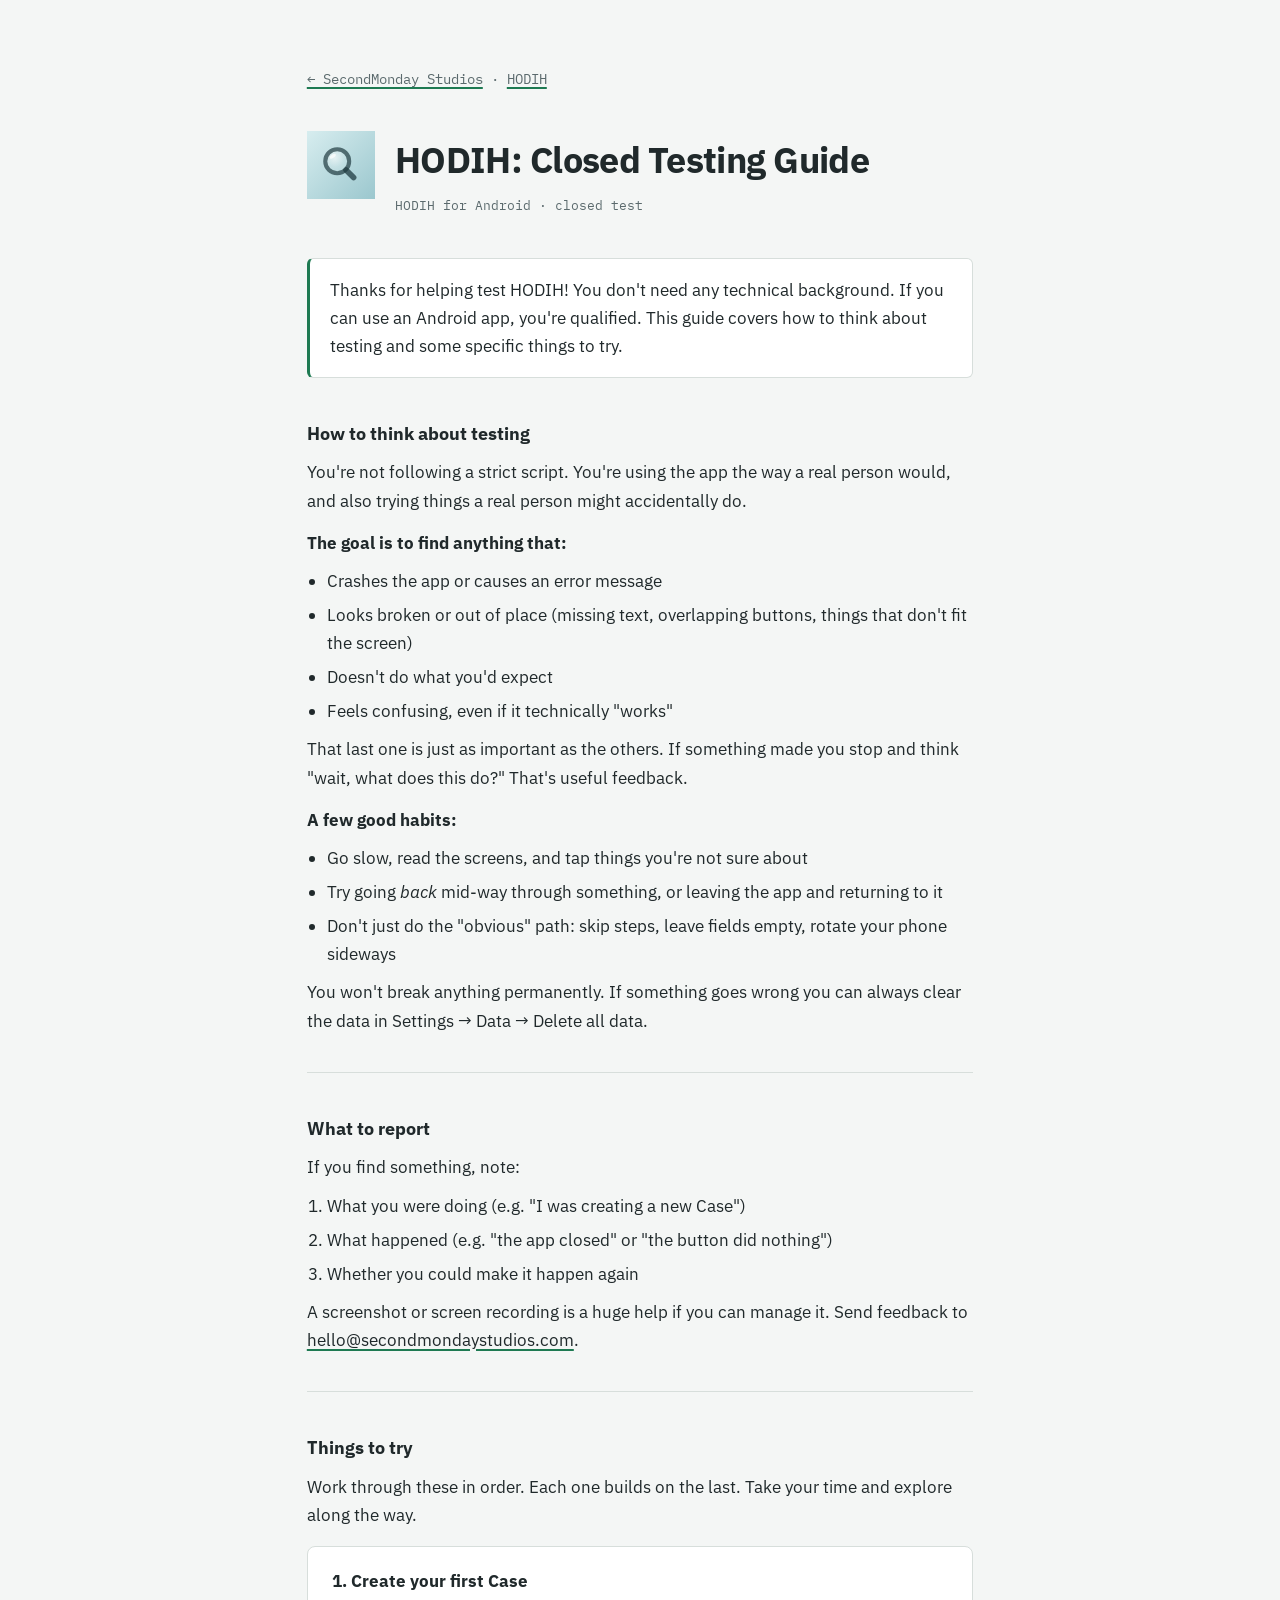
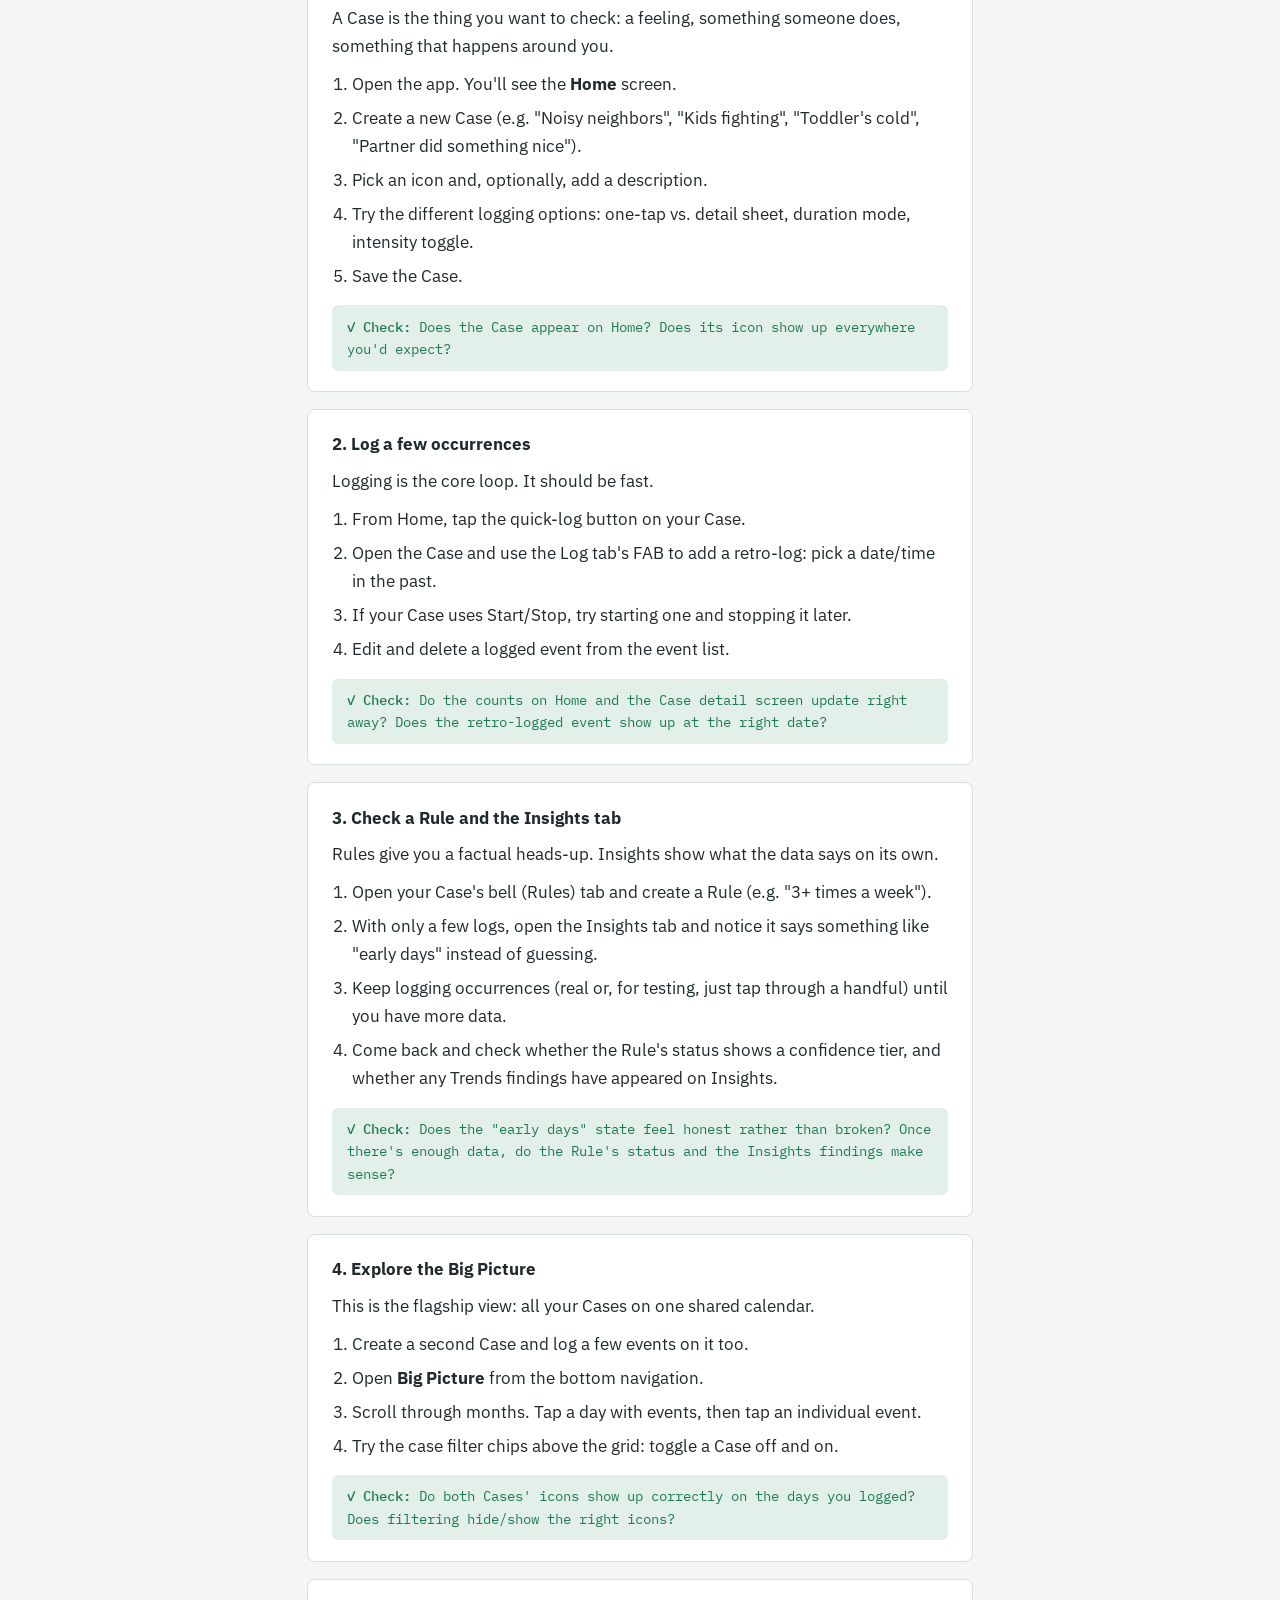
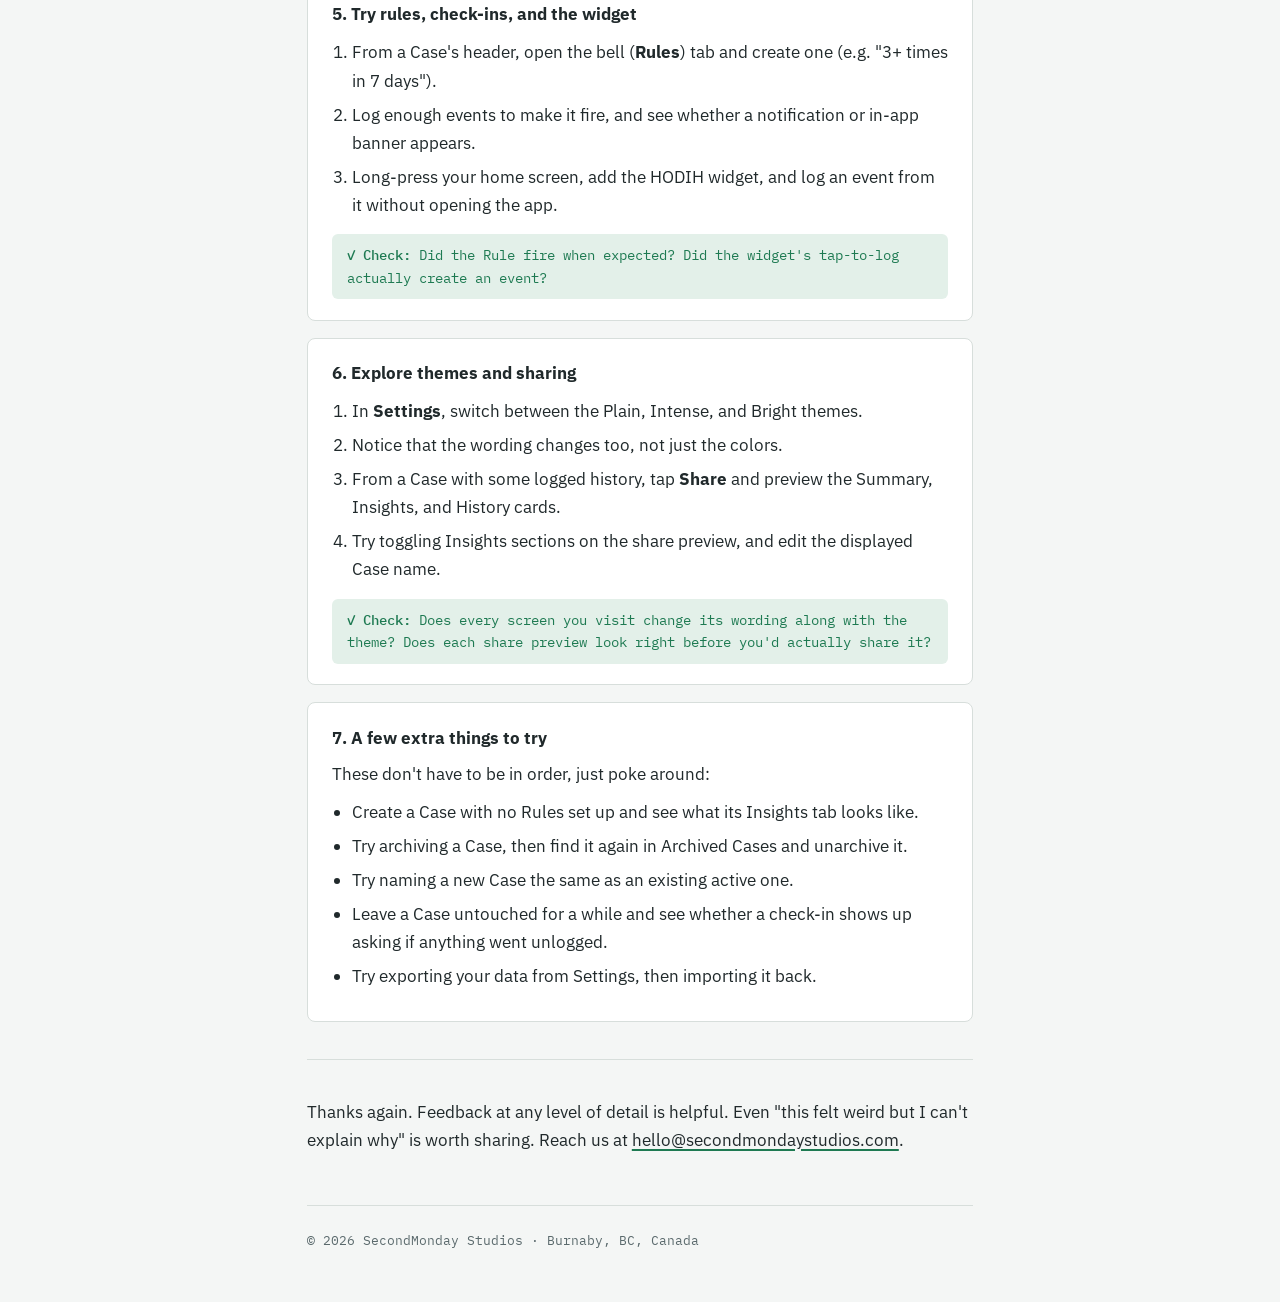
<file: hodih/closed-testing.html>
<!DOCTYPE html>
<html lang="en">
<head>
<meta charset="UTF-8">
<meta name="viewport" content="width=device-width, initial-scale=1.0">
<title>HODIH: Closed Testing Guide · SecondMonday Studios</title>
<meta name="description" content="How to test HODIH for Android. A guide for closed testers: what to try, how to think about it, and how to report feedback.">
<link rel="preconnect" href="https://fonts.googleapis.com">
<link rel="preconnect" href="https://fonts.gstatic.com" crossorigin>
<link href="https://fonts.googleapis.com/css2?family=IBM+Plex+Mono:wght@400;500&family=IBM+Plex+Sans:wght@400;600;700&display=swap" rel="stylesheet">
<link rel="stylesheet" href="../styles.css">
<style>
  h2{margin-top:2.4rem}
  .tldr{margin-bottom:1.8rem}
</style>
<link rel="icon" href="/favicon.ico" sizes="any">
<link rel="icon" href="/icons/favicon.svg" type="image/svg+xml">
<link rel="apple-touch-icon" href="/icons/apple-touch-icon.png">
<link rel="manifest" href="/icons/site.webmanifest">
<meta name="theme-color" content="#ffffff">
</head>
<body>
<main>
  <nav class="crumb"><a href="../index.html">← SecondMonday Studios</a> · <a href="index.html">HODIH</a></nav>

  <div class="app-header">
    <img src="icon.svg" alt="">
    <div>
      <h1 class="page-title">HODIH: Closed Testing Guide</h1>
      <p class="meta">HODIH for Android · closed test</p>
    </div>
  </div>

  <div class="tldr">
    <p>Thanks for helping test HODIH! You don't need any technical background. If you can use an Android app, you're qualified. This guide covers how to think about testing and some specific things to try.</p>
  </div>

  <h2>How to think about testing</h2>
  <p>You're not following a strict script. You're using the app the way a real person would, and also trying things a real person might accidentally do.</p>
  <p><strong>The goal is to find anything that:</strong></p>
  <ul>
    <li>Crashes the app or causes an error message</li>
    <li>Looks broken or out of place (missing text, overlapping buttons, things that don't fit the screen)</li>
    <li>Doesn't do what you'd expect</li>
    <li>Feels confusing, even if it technically "works"</li>
  </ul>
  <p>That last one is just as important as the others. If something made you stop and think "wait, what does this do?" That's useful feedback.</p>
  <p><strong>A few good habits:</strong></p>
  <ul>
    <li>Go slow, read the screens, and tap things you're not sure about</li>
    <li>Try going <em>back</em> mid-way through something, or leaving the app and returning to it</li>
    <li>Don't just do the "obvious" path: skip steps, leave fields empty, rotate your phone sideways</li>
  </ul>
  <p>You won't break anything permanently. If something goes wrong you can always clear the data in Settings → Data → Delete all data.</p>

  <hr>

  <h2>What to report</h2>
  <p>If you find something, note:</p>
  <ol>
    <li>What you were doing (e.g. "I was creating a new Case")</li>
    <li>What happened (e.g. "the app closed" or "the button did nothing")</li>
    <li>Whether you could make it happen again</li>
  </ol>
  <p>A screenshot or screen recording is a huge help if you can manage it. Send feedback to <a href="mailto:hello@secondmondaystudios.com?subject=HODIH%20feedback">hello@secondmondaystudios.com</a>.</p>

  <hr>

  <h2>Things to try</h2>
  <p>Work through these in order. Each one builds on the last. Take your time and explore along the way.</p>

  <div class="step">
    <h3>1. Create your first Case</h3>
    <p>A Case is the thing you want to check: a feeling, something someone does, something that happens around you.</p>
    <ol>
      <li>Open the app. You'll see the <strong>Home</strong> screen.</li>
      <li>Create a new Case (e.g. "Noisy neighbors", "Kids fighting", "Toddler's cold", "Partner did something nice").</li>
      <li>Pick an icon and, optionally, add a description.</li>
      <li>Try the different logging options: one-tap vs. detail sheet, duration mode, intensity toggle.</li>
      <li>Save the Case.</li>
    </ol>
    <p class="check">Does the Case appear on Home? Does its icon show up everywhere you'd expect?</p>
  </div>

  <div class="step">
    <h3>2. Log a few occurrences</h3>
    <p>Logging is the core loop. It should be fast.</p>
    <ol>
      <li>From Home, tap the quick-log button on your Case.</li>
      <li>Open the Case and use the Log tab's FAB to add a retro-log: pick a date/time in the past.</li>
      <li>If your Case uses Start/Stop, try starting one and stopping it later.</li>
      <li>Edit and delete a logged event from the event list.</li>
    </ol>
    <p class="check">Do the counts on Home and the Case detail screen update right away? Does the retro-logged event show up at the right date?</p>
  </div>

  <div class="step">
    <h3>3. Check a Rule and the Insights tab</h3>
    <p>Rules give you a factual heads-up. Insights show what the data says on its own.</p>
    <ol>
      <li>Open your Case's bell (Rules) tab and create a Rule (e.g. "3+ times a week").</li>
      <li>With only a few logs, open the Insights tab and notice it says something like "early days" instead of guessing.</li>
      <li>Keep logging occurrences (real or, for testing, just tap through a handful) until you have more data.</li>
      <li>Come back and check whether the Rule's status shows a confidence tier, and whether any Trends findings have appeared on Insights.</li>
    </ol>
    <p class="check">Does the "early days" state feel honest rather than broken? Once there's enough data, do the Rule's status and the Insights findings make sense?</p>
  </div>

  <div class="step">
    <h3>4. Explore the Big Picture</h3>
    <p>This is the flagship view: all your Cases on one shared calendar.</p>
    <ol>
      <li>Create a second Case and log a few events on it too.</li>
      <li>Open <strong>Big Picture</strong> from the bottom navigation.</li>
      <li>Scroll through months. Tap a day with events, then tap an individual event.</li>
      <li>Try the case filter chips above the grid: toggle a Case off and on.</li>
    </ol>
    <p class="check">Do both Cases' icons show up correctly on the days you logged? Does filtering hide/show the right icons?</p>
  </div>

  <div class="step">
    <h3>5. Try rules, check-ins, and the widget</h3>
    <ol>
      <li>From a Case's header, open the bell (<strong>Rules</strong>) tab and create one (e.g. "3+ times in 7 days").</li>
      <li>Log enough events to make it fire, and see whether a notification or in-app banner appears.</li>
      <li>Long-press your home screen, add the HODIH widget, and log an event from it without opening the app.</li>
    </ol>
    <p class="check">Did the Rule fire when expected? Did the widget's tap-to-log actually create an event?</p>
  </div>

  <div class="step">
    <h3>6. Explore themes and sharing</h3>
    <ol>
      <li>In <strong>Settings</strong>, switch between the Plain, Intense, and Bright themes.</li>
      <li>Notice that the wording changes too, not just the colors.</li>
      <li>From a Case with some logged history, tap <strong>Share</strong> and preview the Summary, Insights, and History cards.</li>
      <li>Try toggling Insights sections on the share preview, and edit the displayed Case name.</li>
    </ol>
    <p class="check">Does every screen you visit change its wording along with the theme? Does each share preview look right before you'd actually share it?</p>
  </div>

  <div class="step">
    <h3>7. A few extra things to try</h3>
    <p>These don't have to be in order, just poke around:</p>
    <ul>
      <li>Create a Case with no Rules set up and see what its Insights tab looks like.</li>
      <li>Try archiving a Case, then find it again in Archived Cases and unarchive it.</li>
      <li>Try naming a new Case the same as an existing active one.</li>
      <li>Leave a Case untouched for a while and see whether a check-in shows up asking if anything went unlogged.</li>
      <li>Try exporting your data from Settings, then importing it back.</li>
    </ul>
  </div>

  <hr>

  <p>Thanks again. Feedback at any level of detail is helpful. Even "this felt weird but I can't explain why" is worth sharing. Reach us at <a href="mailto:hello@secondmondaystudios.com?subject=HODIH%20feedback">hello@secondmondaystudios.com</a>.</p>

  <footer>© 2026 SecondMonday Studios · Burnaby, BC, Canada</footer>
</main>
</body>
</html>
</file>
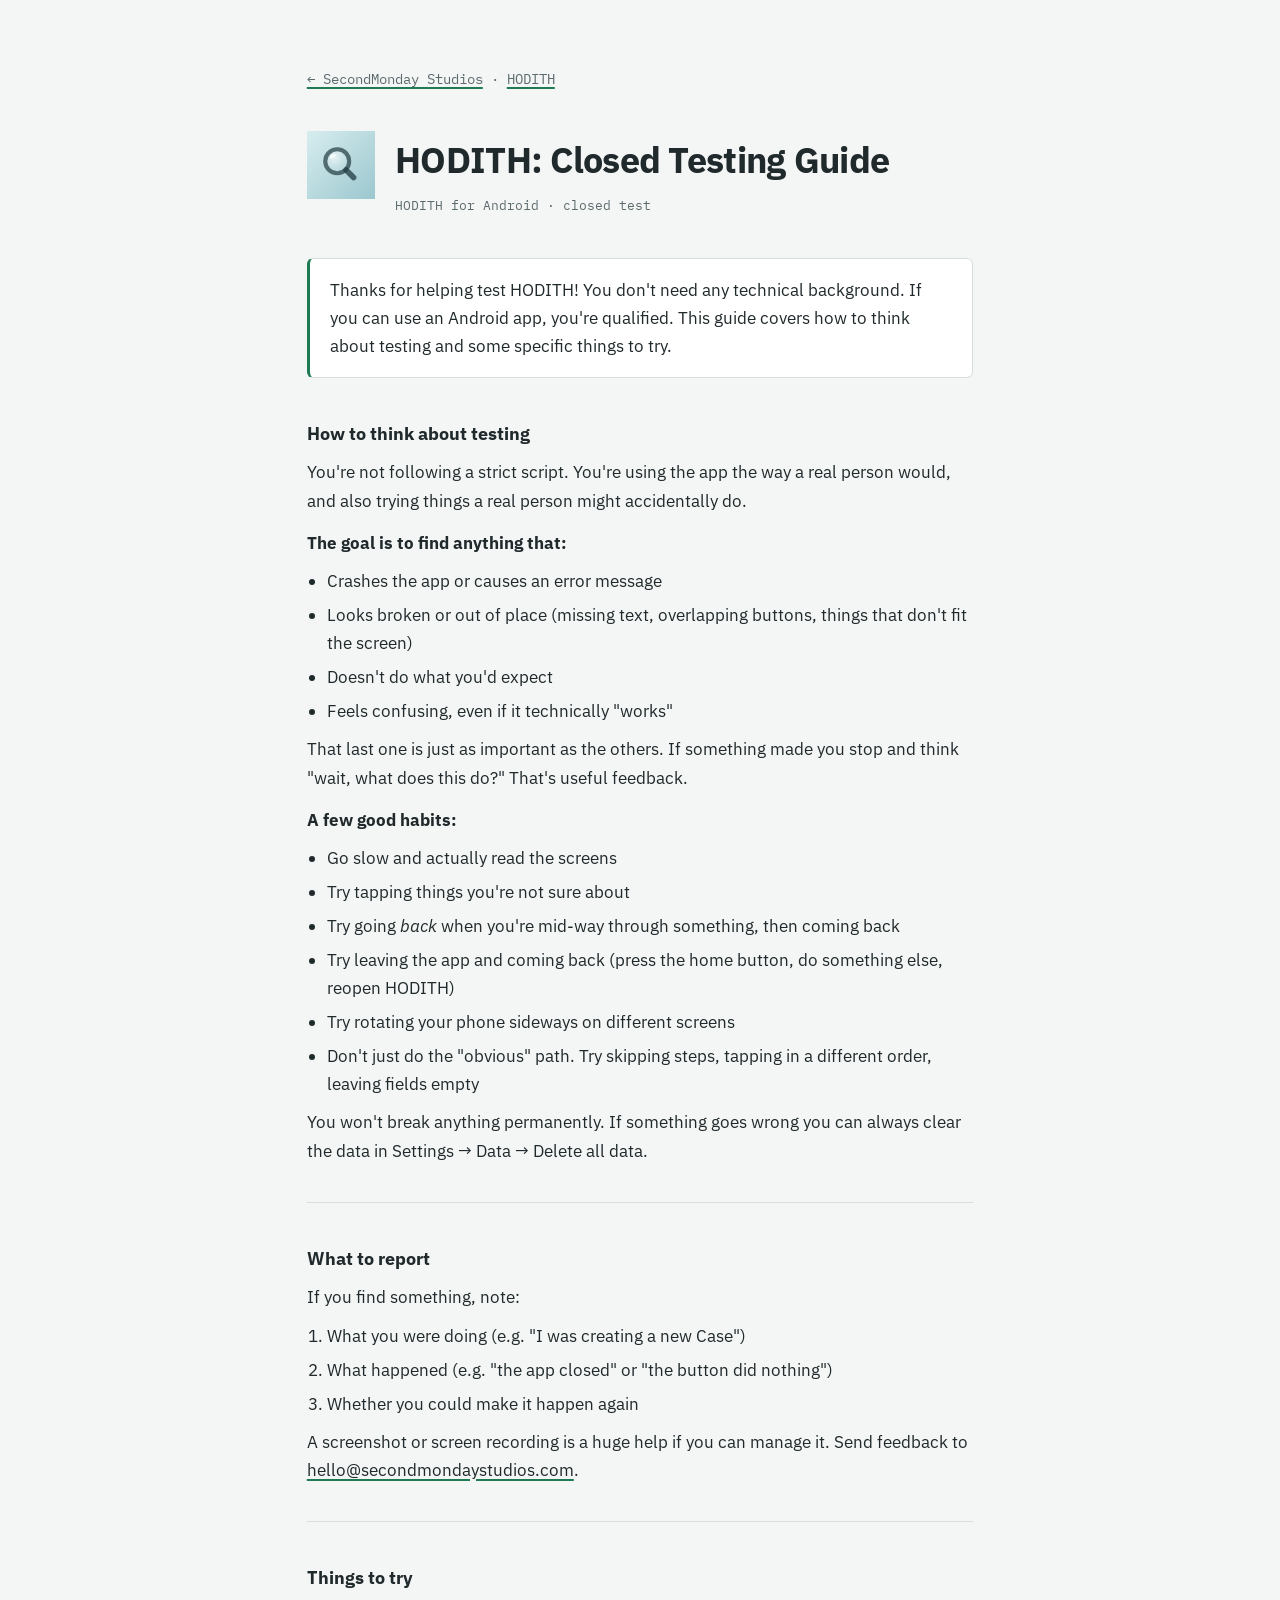
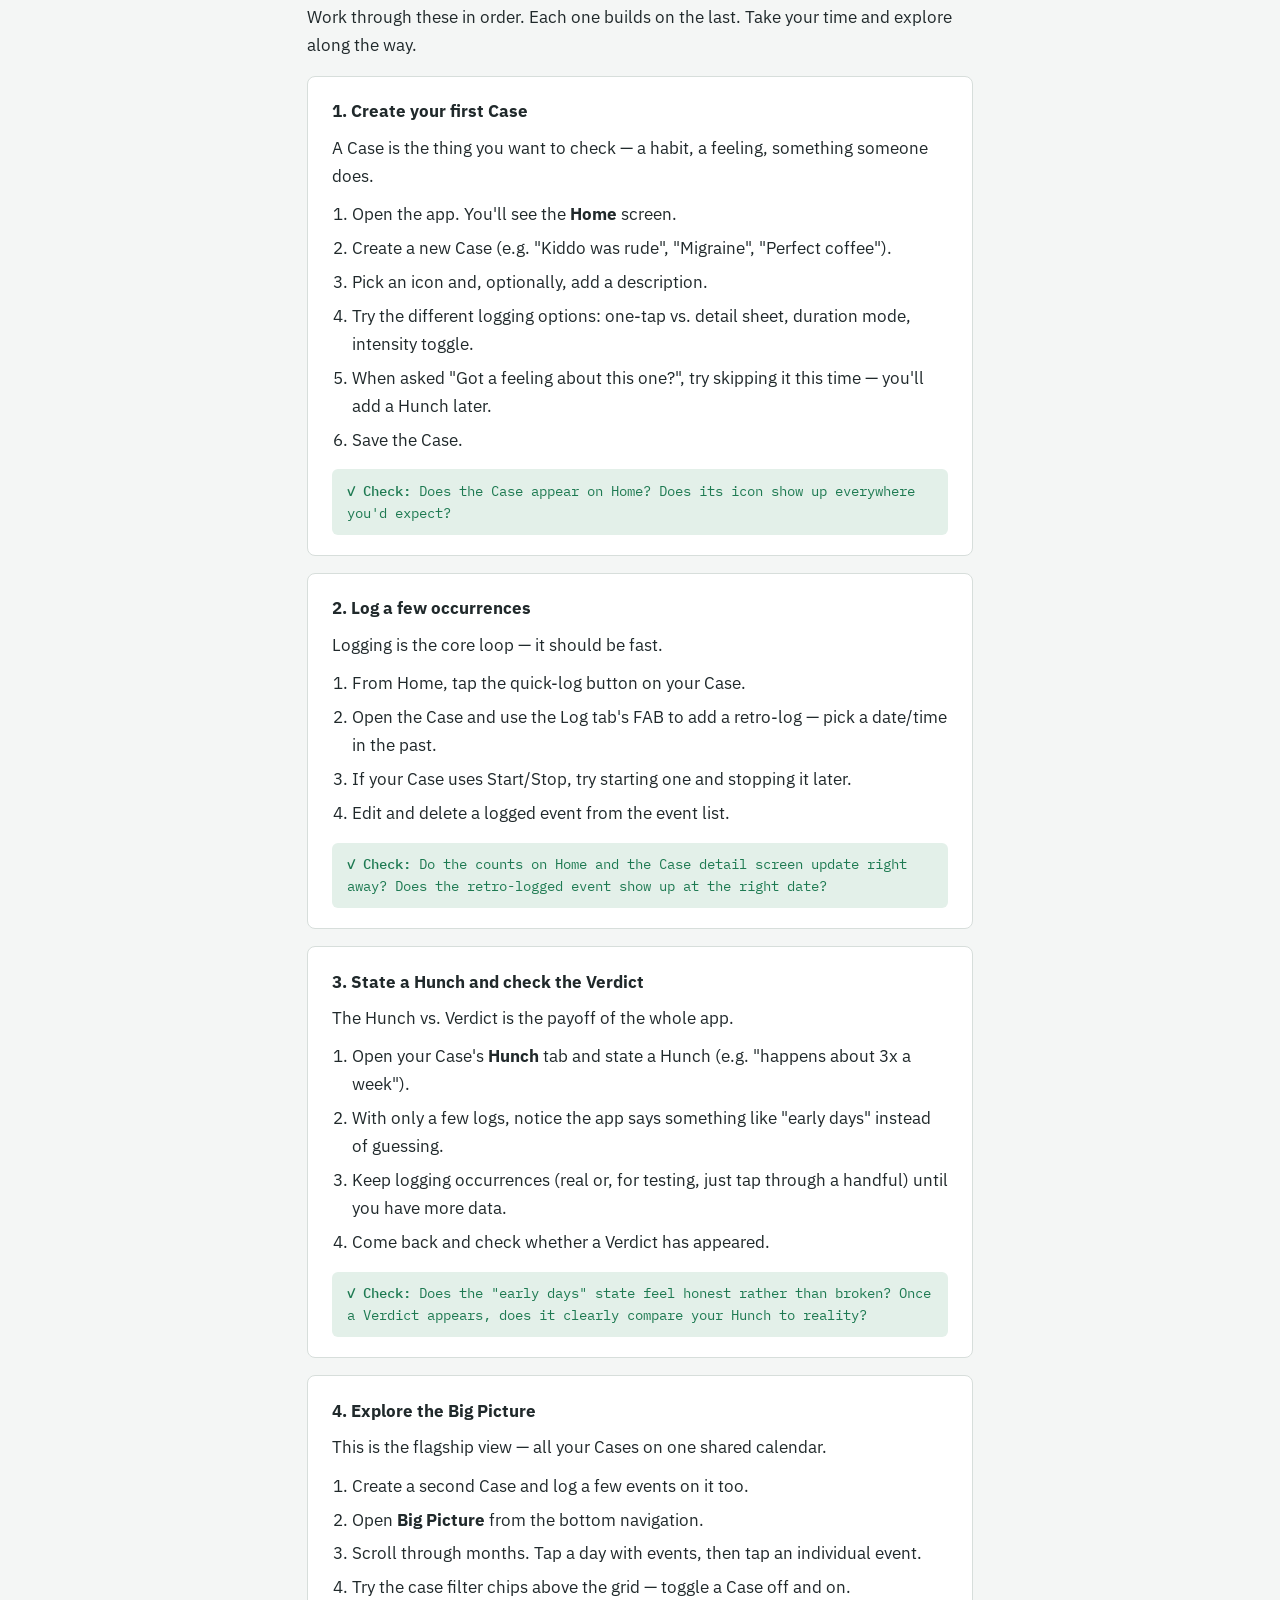
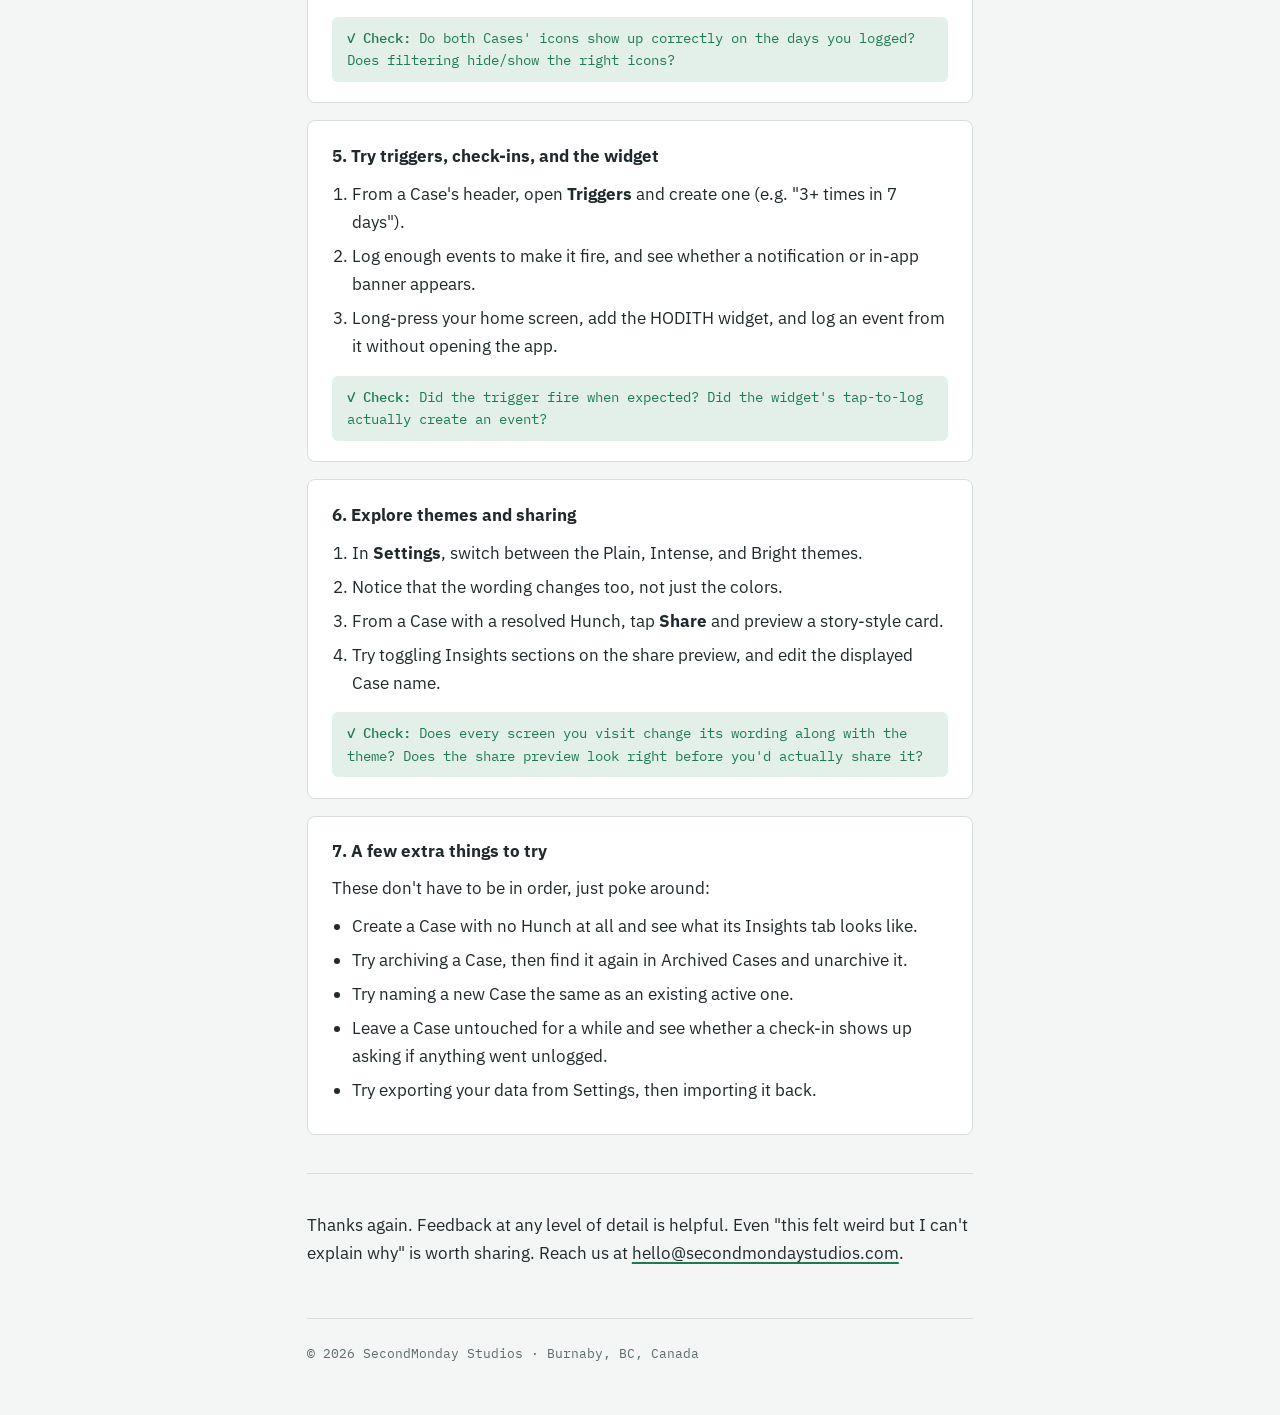
<file: hodith/closed-testing.html>
<!DOCTYPE html>
<html lang="en">
<head>
<meta charset="UTF-8">
<meta name="viewport" content="width=device-width, initial-scale=1.0">
<title>HODITH: Closed Testing Guide · SecondMonday Studios</title>
<meta name="description" content="How to test HODITH for Android. A guide for closed testers: what to try, how to think about it, and how to report feedback.">
<link rel="preconnect" href="https://fonts.googleapis.com">
<link rel="preconnect" href="https://fonts.gstatic.com" crossorigin>
<link href="https://fonts.googleapis.com/css2?family=IBM+Plex+Mono:wght@400;500&family=IBM+Plex+Sans:wght@400;600;700&display=swap" rel="stylesheet">
<link rel="stylesheet" href="../styles.css">
<style>
  h2{margin-top:2.4rem}
  .tldr{margin-bottom:1.8rem}
</style>
<link rel="icon" href="/favicon.ico" sizes="any">
<link rel="icon" href="/icons/favicon.svg" type="image/svg+xml">
<link rel="apple-touch-icon" href="/icons/apple-touch-icon.png">
<link rel="manifest" href="/icons/site.webmanifest">
<meta name="theme-color" content="#ffffff">
</head>
<body>
<main>
  <nav class="crumb"><a href="../index.html">← SecondMonday Studios</a> · <a href="index.html">HODITH</a></nav>

  <div class="app-header">
    <img src="icon.svg" alt="">
    <div>
      <h1 class="page-title">HODITH: Closed Testing Guide</h1>
      <p class="meta">HODITH for Android · closed test</p>
    </div>
  </div>

  <div class="tldr">
    <p>Thanks for helping test HODITH! You don't need any technical background. If you can use an Android app, you're qualified. This guide covers how to think about testing and some specific things to try.</p>
  </div>

  <h2>How to think about testing</h2>
  <p>You're not following a strict script. You're using the app the way a real person would, and also trying things a real person might accidentally do.</p>
  <p><strong>The goal is to find anything that:</strong></p>
  <ul>
    <li>Crashes the app or causes an error message</li>
    <li>Looks broken or out of place (missing text, overlapping buttons, things that don't fit the screen)</li>
    <li>Doesn't do what you'd expect</li>
    <li>Feels confusing, even if it technically "works"</li>
  </ul>
  <p>That last one is just as important as the others. If something made you stop and think "wait, what does this do?" That's useful feedback.</p>
  <p><strong>A few good habits:</strong></p>
  <ul>
    <li>Go slow and actually read the screens</li>
    <li>Try tapping things you're not sure about</li>
    <li>Try going <em>back</em> when you're mid-way through something, then coming back</li>
    <li>Try leaving the app and coming back (press the home button, do something else, reopen HODITH)</li>
    <li>Try rotating your phone sideways on different screens</li>
    <li>Don't just do the "obvious" path. Try skipping steps, tapping in a different order, leaving fields empty</li>
  </ul>
  <p>You won't break anything permanently. If something goes wrong you can always clear the data in Settings → Data → Delete all data.</p>

  <hr>

  <h2>What to report</h2>
  <p>If you find something, note:</p>
  <ol>
    <li>What you were doing (e.g. "I was creating a new Case")</li>
    <li>What happened (e.g. "the app closed" or "the button did nothing")</li>
    <li>Whether you could make it happen again</li>
  </ol>
  <p>A screenshot or screen recording is a huge help if you can manage it. Send feedback to <a href="mailto:hello@secondmondaystudios.com?subject=HODITH%20feedback">hello@secondmondaystudios.com</a>.</p>

  <hr>

  <h2>Things to try</h2>
  <p>Work through these in order. Each one builds on the last. Take your time and explore along the way.</p>

  <div class="step">
    <h3>1. Create your first Case</h3>
    <p>A Case is the thing you want to check — a habit, a feeling, something someone does.</p>
    <ol>
      <li>Open the app. You'll see the <strong>Home</strong> screen.</li>
      <li>Create a new Case (e.g. "Kiddo was rude", "Migraine", "Perfect coffee").</li>
      <li>Pick an icon and, optionally, add a description.</li>
      <li>Try the different logging options: one-tap vs. detail sheet, duration mode, intensity toggle.</li>
      <li>When asked "Got a feeling about this one?", try skipping it this time — you'll add a Hunch later.</li>
      <li>Save the Case.</li>
    </ol>
    <p class="check">Does the Case appear on Home? Does its icon show up everywhere you'd expect?</p>
  </div>

  <div class="step">
    <h3>2. Log a few occurrences</h3>
    <p>Logging is the core loop — it should be fast.</p>
    <ol>
      <li>From Home, tap the quick-log button on your Case.</li>
      <li>Open the Case and use the Log tab's FAB to add a retro-log — pick a date/time in the past.</li>
      <li>If your Case uses Start/Stop, try starting one and stopping it later.</li>
      <li>Edit and delete a logged event from the event list.</li>
    </ol>
    <p class="check">Do the counts on Home and the Case detail screen update right away? Does the retro-logged event show up at the right date?</p>
  </div>

  <div class="step">
    <h3>3. State a Hunch and check the Verdict</h3>
    <p>The Hunch vs. Verdict is the payoff of the whole app.</p>
    <ol>
      <li>Open your Case's <strong>Hunch</strong> tab and state a Hunch (e.g. "happens about 3x a week").</li>
      <li>With only a few logs, notice the app says something like "early days" instead of guessing.</li>
      <li>Keep logging occurrences (real or, for testing, just tap through a handful) until you have more data.</li>
      <li>Come back and check whether a Verdict has appeared.</li>
    </ol>
    <p class="check">Does the "early days" state feel honest rather than broken? Once a Verdict appears, does it clearly compare your Hunch to reality?</p>
  </div>

  <div class="step">
    <h3>4. Explore the Big Picture</h3>
    <p>This is the flagship view — all your Cases on one shared calendar.</p>
    <ol>
      <li>Create a second Case and log a few events on it too.</li>
      <li>Open <strong>Big Picture</strong> from the bottom navigation.</li>
      <li>Scroll through months. Tap a day with events, then tap an individual event.</li>
      <li>Try the case filter chips above the grid — toggle a Case off and on.</li>
    </ol>
    <p class="check">Do both Cases' icons show up correctly on the days you logged? Does filtering hide/show the right icons?</p>
  </div>

  <div class="step">
    <h3>5. Try triggers, check-ins, and the widget</h3>
    <ol>
      <li>From a Case's header, open <strong>Triggers</strong> and create one (e.g. "3+ times in 7 days").</li>
      <li>Log enough events to make it fire, and see whether a notification or in-app banner appears.</li>
      <li>Long-press your home screen, add the HODITH widget, and log an event from it without opening the app.</li>
    </ol>
    <p class="check">Did the trigger fire when expected? Did the widget's tap-to-log actually create an event?</p>
  </div>

  <div class="step">
    <h3>6. Explore themes and sharing</h3>
    <ol>
      <li>In <strong>Settings</strong>, switch between the Plain, Intense, and Bright themes.</li>
      <li>Notice that the wording changes too, not just the colors.</li>
      <li>From a Case with a resolved Hunch, tap <strong>Share</strong> and preview a story-style card.</li>
      <li>Try toggling Insights sections on the share preview, and edit the displayed Case name.</li>
    </ol>
    <p class="check">Does every screen you visit change its wording along with the theme? Does the share preview look right before you'd actually share it?</p>
  </div>

  <div class="step">
    <h3>7. A few extra things to try</h3>
    <p>These don't have to be in order, just poke around:</p>
    <ul>
      <li>Create a Case with no Hunch at all and see what its Insights tab looks like.</li>
      <li>Try archiving a Case, then find it again in Archived Cases and unarchive it.</li>
      <li>Try naming a new Case the same as an existing active one.</li>
      <li>Leave a Case untouched for a while and see whether a check-in shows up asking if anything went unlogged.</li>
      <li>Try exporting your data from Settings, then importing it back.</li>
    </ul>
  </div>

  <hr>

  <p>Thanks again. Feedback at any level of detail is helpful. Even "this felt weird but I can't explain why" is worth sharing. Reach us at <a href="mailto:hello@secondmondaystudios.com?subject=HODITH%20feedback">hello@secondmondaystudios.com</a>.</p>

  <footer>© 2026 SecondMonday Studios · Burnaby, BC, Canada</footer>
</main>
</body>
</html>
</file>
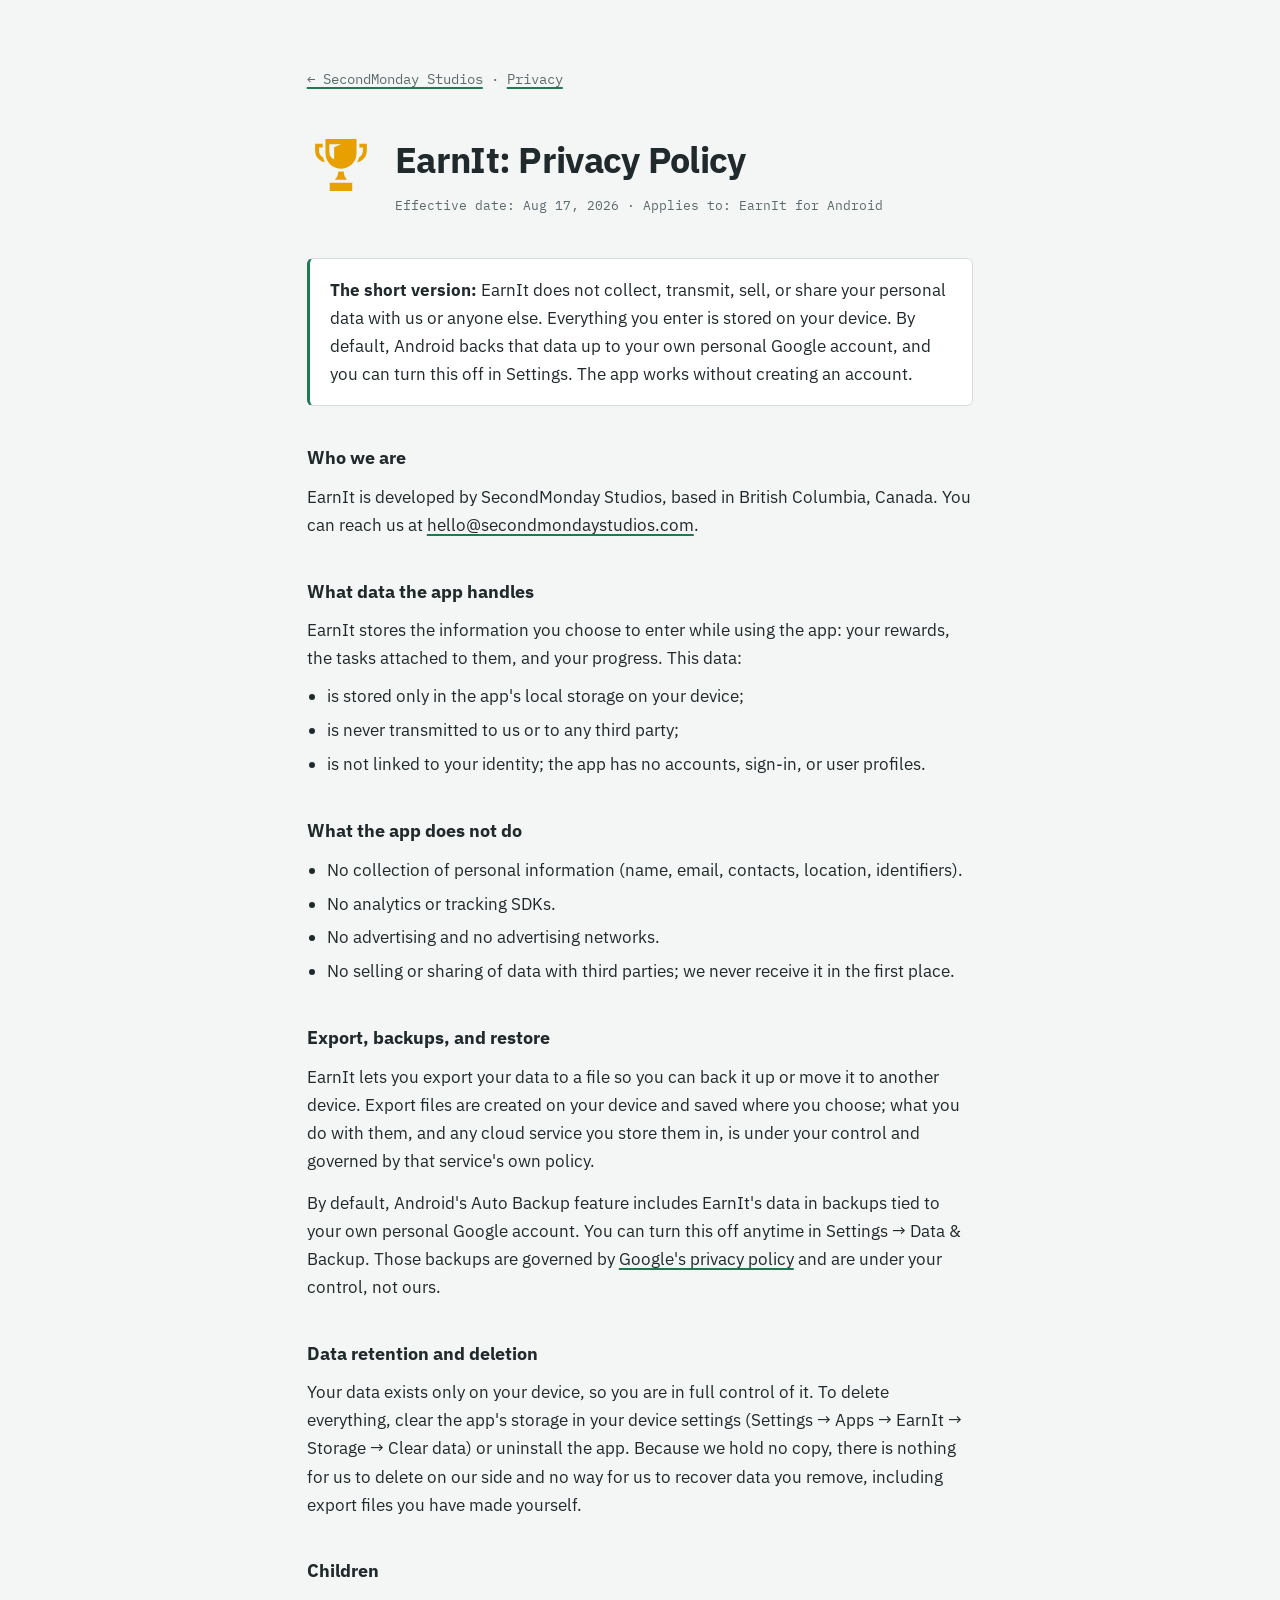
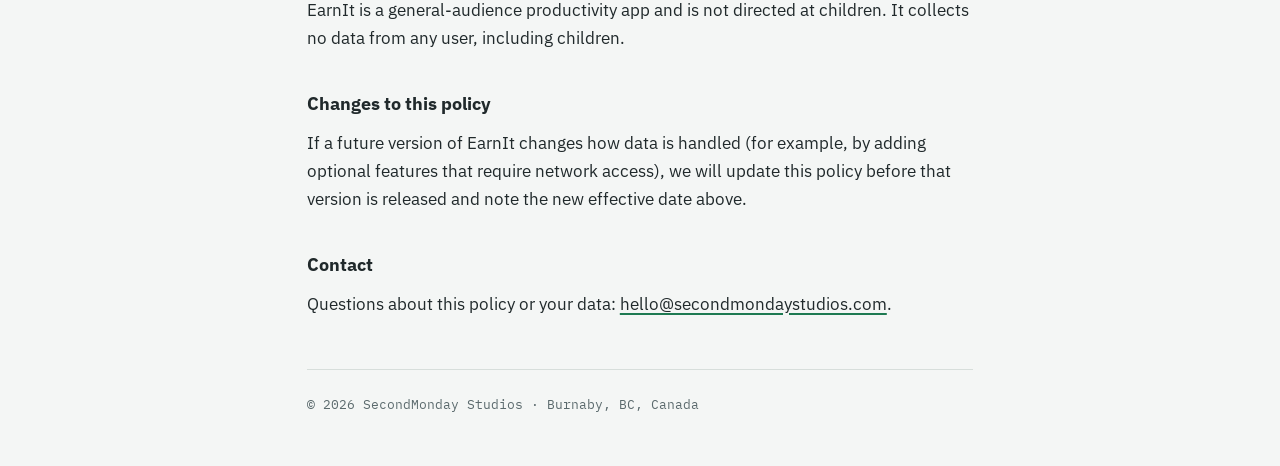
<file: privacy/earnit.html>
<!DOCTYPE html>
<html lang="en">
<head>
<meta charset="UTF-8">
<meta name="viewport" content="width=device-width, initial-scale=1.0">
<title>EarnIt: Privacy Policy · SecondMonday Studios</title>
<meta name="description" content="Privacy policy for the EarnIt Android app by SecondMonday Studios.">
<link rel="preconnect" href="https://fonts.googleapis.com">
<link rel="preconnect" href="https://fonts.gstatic.com" crossorigin>
<link href="https://fonts.googleapis.com/css2?family=IBM+Plex+Mono:wght@400;500&family=IBM+Plex+Sans:wght@400;600;700&display=swap" rel="stylesheet">
<link rel="stylesheet" href="../styles.css">
<link rel="icon" href="/favicon.ico" sizes="any">
<link rel="icon" href="/icons/favicon.svg" type="image/svg+xml">
<link rel="apple-touch-icon" href="/icons/apple-touch-icon.png">
<link rel="manifest" href="/icons/site.webmanifest">
<meta name="theme-color" content="#ffffff">
</head>
<body>
<main>
  <nav class="crumb"><a href="../index.html">← SecondMonday Studios</a> · <a href="../privacy.html">Privacy</a></nav>

  <div class="app-header">
    <img src="../earnit/icon.svg" alt="">
    <div>
      <h1 class="page-title">EarnIt: Privacy Policy</h1>
      <p class="meta">Effective date: Aug 17, 2026 · Applies to: EarnIt for Android</p>
    </div>
  </div>

  <div class="tldr">
    <p><strong>The short version:</strong> EarnIt does not collect, transmit, sell, or share your personal data with us or anyone else. Everything you enter is stored on your device. By default, Android backs that data up to your own personal Google account, and you can turn this off in Settings. The app works without creating an account.</p>
  </div>

  <h2>Who we are</h2>
  <p>EarnIt is developed by SecondMonday Studios, based in British Columbia, Canada. You can reach us at <a href="mailto:hello@secondmondaystudios.com">hello@secondmondaystudios.com</a>.</p>

  <h2>What data the app handles</h2>
  <p>EarnIt stores the information you choose to enter while using the app: your rewards, the tasks attached to them, and your progress. This data:</p>
  <ul>
    <li>is stored only in the app's local storage on your device;</li>
    <li>is never transmitted to us or to any third party;</li>
    <li>is not linked to your identity; the app has no accounts, sign-in, or user profiles.</li>
  </ul>

  <h2>What the app does not do</h2>
  <ul>
    <li>No collection of personal information (name, email, contacts, location, identifiers).</li>
    <li>No analytics or tracking SDKs.</li>
    <li>No advertising and no advertising networks.</li>
    <li>No selling or sharing of data with third parties; we never receive it in the first place.</li>
  </ul>

  <h2>Export, backups, and restore</h2>
  <p>EarnIt lets you export your data to a file so you can back it up or move it to another device. Export files are created on your device and saved where you choose; what you do with them, and any cloud service you store them in, is under your control and governed by that service's own policy.</p>
  <p>By default, Android's Auto Backup feature includes EarnIt's data in backups tied to your own personal Google account. You can turn this off anytime in Settings → Data &amp; Backup. Those backups are governed by <a href="https://policies.google.com/privacy">Google's privacy policy</a> and are under your control, not ours.</p>

  <h2>Data retention and deletion</h2>
  <p>Your data exists only on your device, so you are in full control of it. To delete everything, clear the app's storage in your device settings (Settings → Apps → EarnIt → Storage → Clear data) or uninstall the app. Because we hold no copy, there is nothing for us to delete on our side and no way for us to recover data you remove, including export files you have made yourself.</p>

  <h2>Children</h2>
  <p>EarnIt is a general-audience productivity app and is not directed at children. It collects no data from any user, including children.</p>

  <h2>Changes to this policy</h2>
  <p>If a future version of EarnIt changes how data is handled (for example, by adding optional features that require network access), we will update this policy before that version is released and note the new effective date above.</p>

  <h2>Contact</h2>
  <p>Questions about this policy or your data: <a href="mailto:hello@secondmondaystudios.com">hello@secondmondaystudios.com</a>.</p>

  <footer>© 2026 SecondMonday Studios · Burnaby, BC, Canada</footer>
</main>
</body>
</html>
</file>
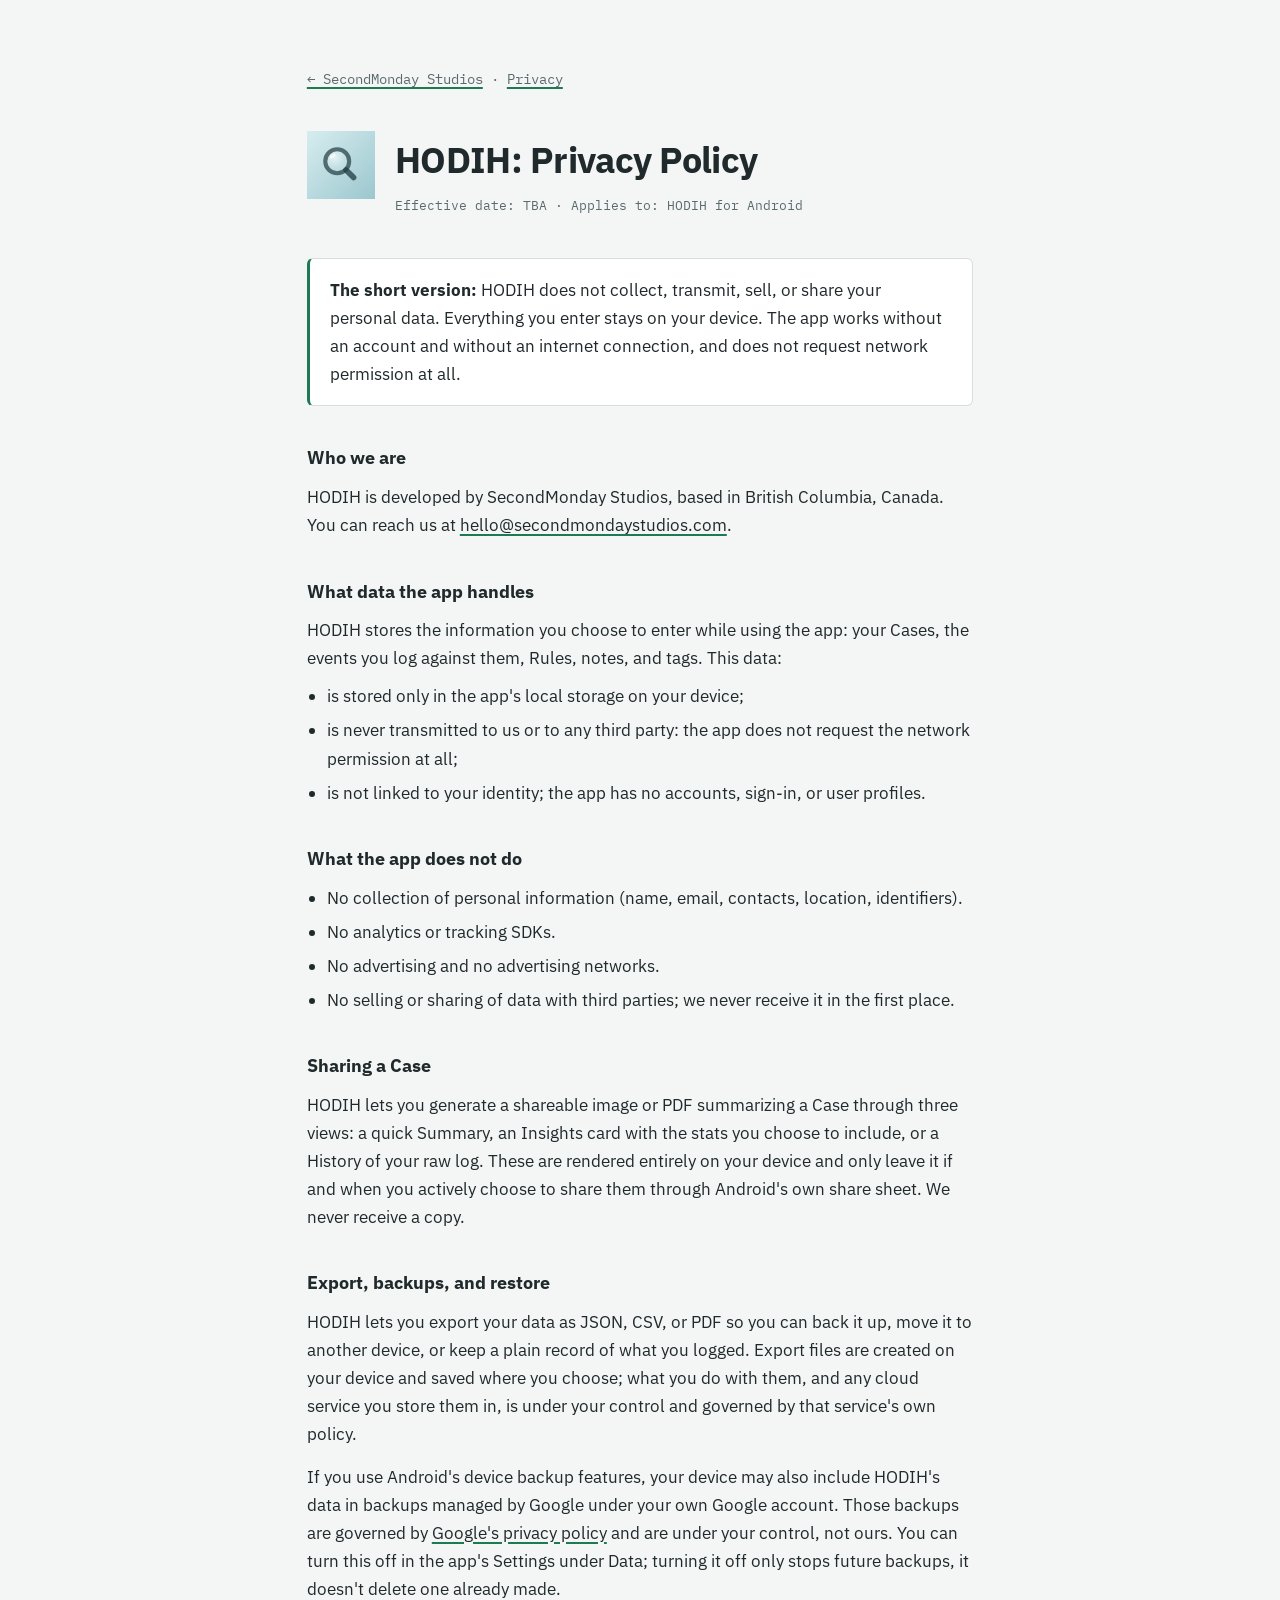
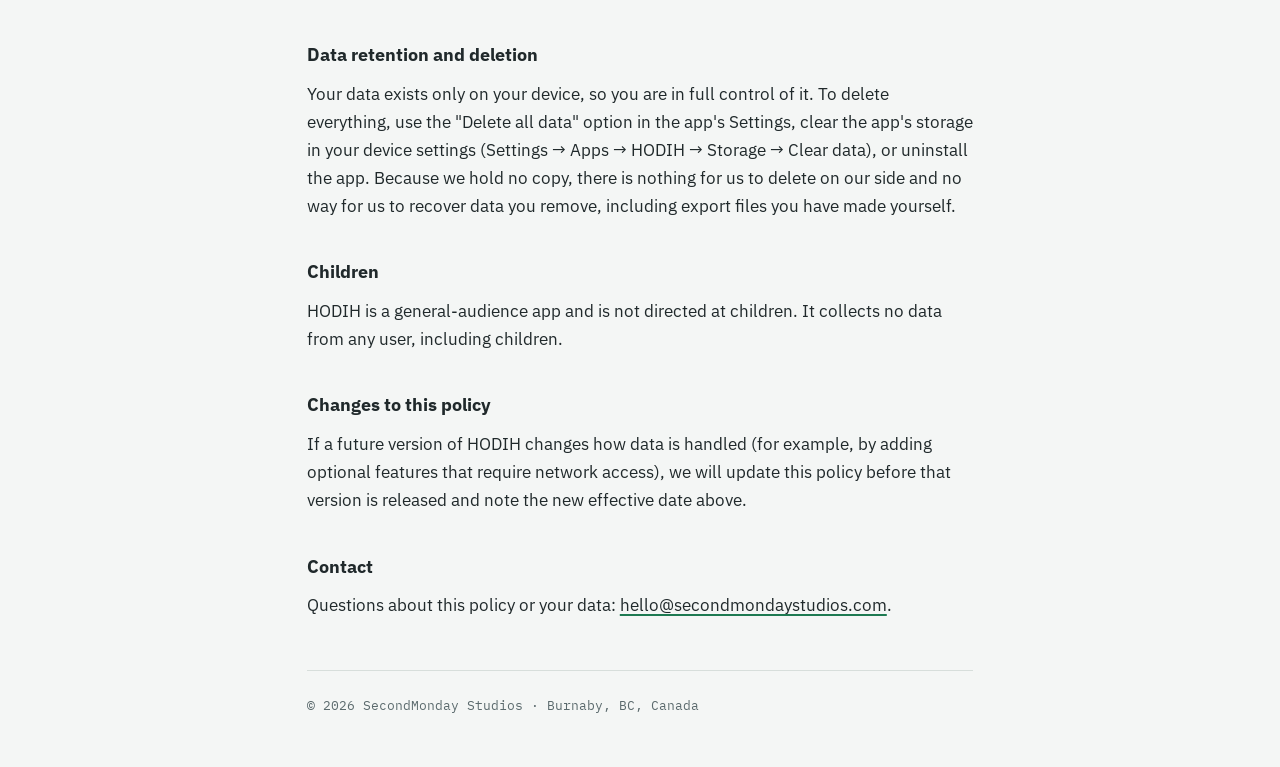
<file: privacy/hodih.html>
<!DOCTYPE html>
<html lang="en">
<head>
<meta charset="UTF-8">
<meta name="viewport" content="width=device-width, initial-scale=1.0">
<title>HODIH: Privacy Policy · SecondMonday Studios</title>
<meta name="description" content="Privacy policy for the HODIH Android app by SecondMonday Studios.">
<link rel="preconnect" href="https://fonts.googleapis.com">
<link rel="preconnect" href="https://fonts.gstatic.com" crossorigin>
<link href="https://fonts.googleapis.com/css2?family=IBM+Plex+Mono:wght@400;500&family=IBM+Plex+Sans:wght@400;600;700&display=swap" rel="stylesheet">
<link rel="stylesheet" href="../styles.css">
<link rel="icon" href="/favicon.ico" sizes="any">
<link rel="icon" href="/icons/favicon.svg" type="image/svg+xml">
<link rel="apple-touch-icon" href="/icons/apple-touch-icon.png">
<link rel="manifest" href="/icons/site.webmanifest">
<meta name="theme-color" content="#ffffff">
</head>
<body>
<main>
  <nav class="crumb"><a href="../index.html">← SecondMonday Studios</a> · <a href="../privacy.html">Privacy</a></nav>

  <div class="app-header">
    <img src="../hodih/icon.svg" alt="">
    <div>
      <h1 class="page-title">HODIH: Privacy Policy</h1>
      <p class="meta">Effective date: TBA · Applies to: HODIH for Android</p>
    </div>
  </div>

  <div class="tldr">
    <p><strong>The short version:</strong> HODIH does not collect, transmit, sell, or share your personal data. Everything you enter stays on your device. The app works without an account and without an internet connection, and does not request network permission at all.</p>
  </div>

  <h2>Who we are</h2>
  <p>HODIH is developed by SecondMonday Studios, based in British Columbia, Canada. You can reach us at <a href="mailto:hello@secondmondaystudios.com">hello@secondmondaystudios.com</a>.</p>

  <h2>What data the app handles</h2>
  <p>HODIH stores the information you choose to enter while using the app: your Cases, the events you log against them, Rules, notes, and tags. This data:</p>
  <ul>
    <li>is stored only in the app's local storage on your device;</li>
    <li>is never transmitted to us or to any third party: the app does not request the network permission at all;</li>
    <li>is not linked to your identity; the app has no accounts, sign-in, or user profiles.</li>
  </ul>

  <h2>What the app does not do</h2>
  <ul>
    <li>No collection of personal information (name, email, contacts, location, identifiers).</li>
    <li>No analytics or tracking SDKs.</li>
    <li>No advertising and no advertising networks.</li>
    <li>No selling or sharing of data with third parties; we never receive it in the first place.</li>
  </ul>

  <h2>Sharing a Case</h2>
  <p>HODIH lets you generate a shareable image or PDF summarizing a Case through three views: a quick Summary, an Insights card with the stats you choose to include, or a History of your raw log. These are rendered entirely on your device and only leave it if and when you actively choose to share them through Android's own share sheet. We never receive a copy.</p>

  <h2>Export, backups, and restore</h2>
  <p>HODIH lets you export your data as JSON, CSV, or PDF so you can back it up, move it to another device, or keep a plain record of what you logged. Export files are created on your device and saved where you choose; what you do with them, and any cloud service you store them in, is under your control and governed by that service's own policy.</p>
  <p>If you use Android's device backup features, your device may also include HODIH's data in backups managed by Google under your own Google account. Those backups are governed by <a href="https://policies.google.com/privacy">Google's privacy policy</a> and are under your control, not ours. You can turn this off in the app's Settings under Data; turning it off only stops future backups, it doesn't delete one already made.</p>

  <h2>Data retention and deletion</h2>
  <p>Your data exists only on your device, so you are in full control of it. To delete everything, use the "Delete all data" option in the app's Settings, clear the app's storage in your device settings (Settings → Apps → HODIH → Storage → Clear data), or uninstall the app. Because we hold no copy, there is nothing for us to delete on our side and no way for us to recover data you remove, including export files you have made yourself.</p>

  <h2>Children</h2>
  <p>HODIH is a general-audience app and is not directed at children. It collects no data from any user, including children.</p>

  <h2>Changes to this policy</h2>
  <p>If a future version of HODIH changes how data is handled (for example, by adding optional features that require network access), we will update this policy before that version is released and note the new effective date above.</p>

  <h2>Contact</h2>
  <p>Questions about this policy or your data: <a href="mailto:hello@secondmondaystudios.com">hello@secondmondaystudios.com</a>.</p>

  <footer>© 2026 SecondMonday Studios · Burnaby, BC, Canada</footer>
</main>
</body>
</html>
</file>
<file: styles.css>
:root{
  --paper:#f4f6f5;
  --ink:#20292b;
  --ink-soft:#5b6a6d;
  --line:#d7dedb;
  --pass:#1e7a52;
  --pass-soft:#e3f0e9;
  --maxw:42rem;
}
*{box-sizing:border-box;margin:0;padding:0}
html{font-size:17px}
body{
  background:var(--paper);
  color:var(--ink);
  font-family:"IBM Plex Sans",system-ui,sans-serif;
  line-height:1.65;
  -webkit-font-smoothing:antialiased;
}
main{max-width:var(--maxw);margin:0 auto;padding:4rem 1.4rem 3rem}
a{color:inherit;text-decoration:underline;text-decoration-color:var(--pass);text-underline-offset:3px;text-decoration-thickness:1.5px}
a:hover{color:var(--pass)}
a:focus-visible{outline:2px solid var(--pass);outline-offset:3px;border-radius:2px}
p+p{margin-top:.85rem}
.crumb{font-family:"IBM Plex Mono",monospace;font-size:.8rem;color:var(--ink-soft);margin-bottom:2.4rem}
footer{
  border-top:1px solid var(--line);
  margin-top:3rem;
  padding-top:1.4rem;
  font-family:"IBM Plex Mono",monospace;
  font-size:.75rem;
  color:var(--ink-soft);
  display:flex;
  justify-content:space-between;
  flex-wrap:wrap;
  gap:.5rem;
}

/* ---------- status pill + tag chips ---------- */
.meta-row{display:flex;flex-wrap:wrap;align-items:center;gap:.5rem}
.status{
  font-family:"IBM Plex Mono",monospace;font-size:.78rem;
  display:inline-flex;align-items:center;gap:.5rem;flex-shrink:0;
  background:var(--pass-soft);color:var(--pass);
  border-radius:999px;padding:.18rem .7rem;
  text-decoration:none;
}
.status::before{content:"";width:.5rem;height:.5rem;border-radius:50%;background:var(--pass)}
a.status::before{content:none}
.status.status-soon{background:#fff;color:var(--ink-soft);border:1px solid var(--line);padding:.12rem .6rem;font-size:.72rem}
.status.status-soon::before{content:none}
.tags{display:flex;flex-wrap:wrap;gap:.4rem}
.tag{
  font-family:"IBM Plex Mono",monospace;font-size:.72rem;
  background:#fff;border:1px solid var(--line);border-radius:999px;
  padding:.12rem .6rem;color:var(--ink-soft);
}

/* ---------- app icon + title header (sub-pages) ---------- */
.app-header{display:flex;align-items:flex-start;gap:1.2rem}
.app-header img{width:68px;height:68px;flex-shrink:0}

/* ---------- sub-page title + mono meta line ---------- */
.page-title{font-weight:700;font-size:clamp(1.6rem,4.5vw,2.1rem);letter-spacing:-0.02em;margin-bottom:.3rem}
.meta{font-family:"IBM Plex Mono",monospace;font-size:.78rem;color:var(--ink-soft);margin-bottom:2.4rem}

/* ---------- content page rhythm (privacy, guides) ---------- */
h2{font-size:1.05rem;font-weight:700;margin:2.2rem 0 .6rem}
ul,ol{margin:.6rem 0 .6rem 1.2rem}
li{margin-bottom:.35rem}

/* ---------- callout box ---------- */
.tldr{
  background:#fff;border:1px solid var(--line);border-left:3px solid var(--pass);
  border-radius:6px;padding:1rem 1.2rem;margin-bottom:1rem;
}

/* ---------- app sub-page: features list, CTA block, screenshot strip ---------- */
/* Pages set --accent in their own <style> (e.g. --accent:#E8A000) to tint these. */
.features{list-style:none;margin:1.2rem 0 0;display:flex;flex-direction:column;gap:.55rem}
.features li{display:flex;gap:.7rem;align-items:baseline}
.features li::before{
  content:"";display:inline-block;width:.45rem;height:.45rem;
  border-radius:50%;background:var(--accent,var(--pass));flex-shrink:0;
  margin-top:.48rem;
}
.cta-block{
  background:#fff;border:1px solid var(--line);border-radius:8px;
  padding:1.2rem 1.4rem;margin-top:2rem;
}
.cta-block p+p{margin-top:.5rem}
.cta-links{display:flex;flex-wrap:wrap;gap:.5rem 1.4rem;margin-top:.8rem;font-family:"IBM Plex Mono",monospace;font-size:.85rem}
.screenshots{
  display:flex;gap:1.1rem;overflow-x:auto;margin:1.2rem -1.4rem 0;
  padding:.6rem 1.4rem 1.3rem;scroll-snap-type:x proximity;
  -webkit-overflow-scrolling:touch;
  -webkit-mask-image:linear-gradient(to right,transparent,#000 1.4rem,#000 calc(100% - 1.4rem),transparent);
  mask-image:linear-gradient(to right,transparent,#000 1.4rem,#000 calc(100% - 1.4rem),transparent);
  scrollbar-width:thin;scrollbar-color:var(--accent,var(--pass)) transparent;
}
.screenshots::-webkit-scrollbar{height:6px}
.screenshots::-webkit-scrollbar-track{background:transparent}
.screenshots::-webkit-scrollbar-thumb{background:var(--accent,var(--pass));border-radius:999px}
.screenshots a{
  flex:0 0 auto;scroll-snap-align:start;display:block;position:relative;
  border-radius:14px;overflow:hidden;border:1px solid var(--line);
  line-height:0;text-decoration:none;box-shadow:0 1px 3px rgba(0,0,0,.07);
  transition:transform .22s ease,box-shadow .22s ease;
}
.screenshots a:hover,.screenshots a:focus-visible{
  transform:scale(1.18);z-index:2;
  box-shadow:0 16px 32px rgba(0,0,0,.2);
}
.screenshots img{height:340px;width:auto;display:block}
.screenshots-soon{
  border:1px dashed var(--line);border-radius:8px;
  padding:1.6rem 1.4rem;margin-top:1.2rem;text-align:center;
  color:var(--ink-soft);font-family:"IBM Plex Mono",monospace;font-size:.8rem;
}

/* ---------- tester guide pages ---------- */
h3{font-size:1rem;font-weight:700;margin:2rem 0 .5rem}
hr{border:none;border-top:1px solid var(--line);margin:2.2rem 0}
.step{background:#fff;border:1px solid var(--line);border-radius:8px;padding:1.2rem 1.4rem;margin-top:1rem}
.step h3{margin-top:0}
.check{
  font-family:"IBM Plex Mono",monospace;font-size:.8rem;
  background:var(--pass-soft);color:var(--pass);
  border-radius:6px;padding:.6rem .9rem;margin-top:.9rem;
}
.check::before{content:"✓ Check: ";font-weight:500}
</file>
